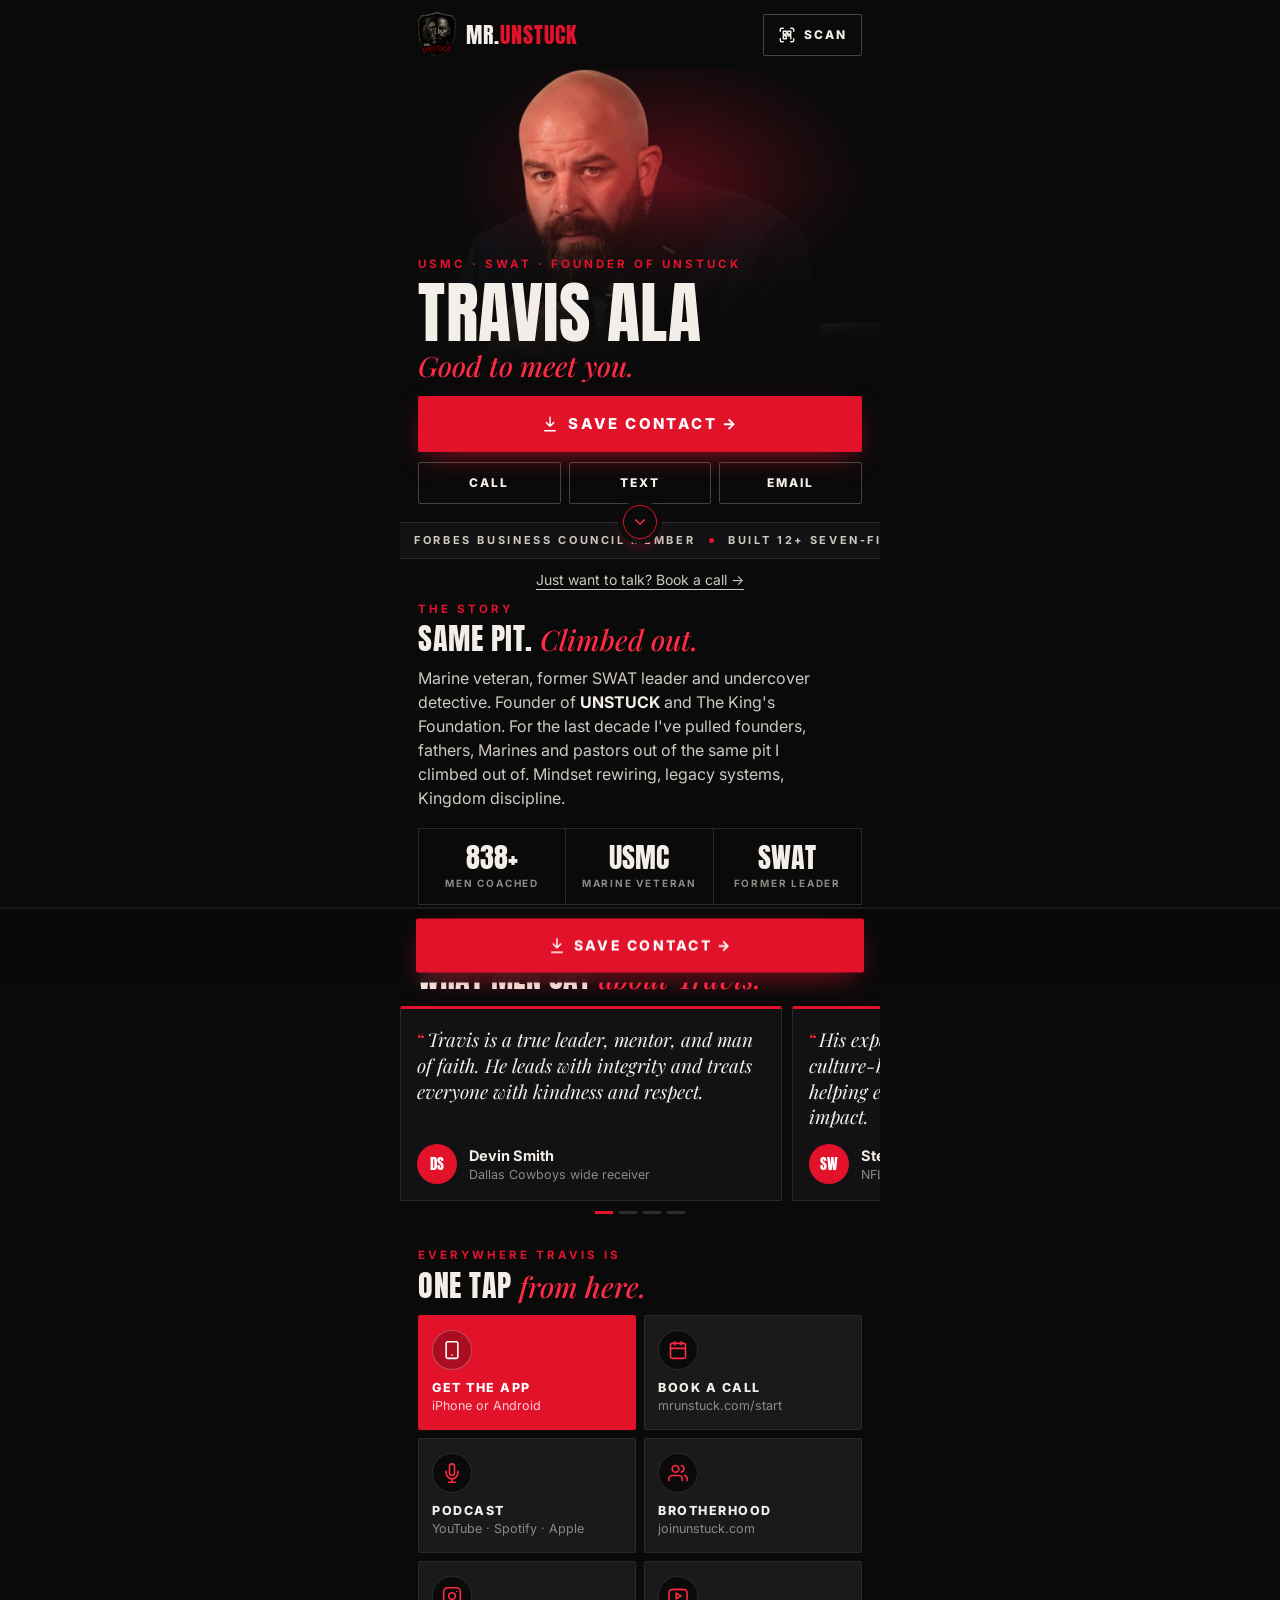
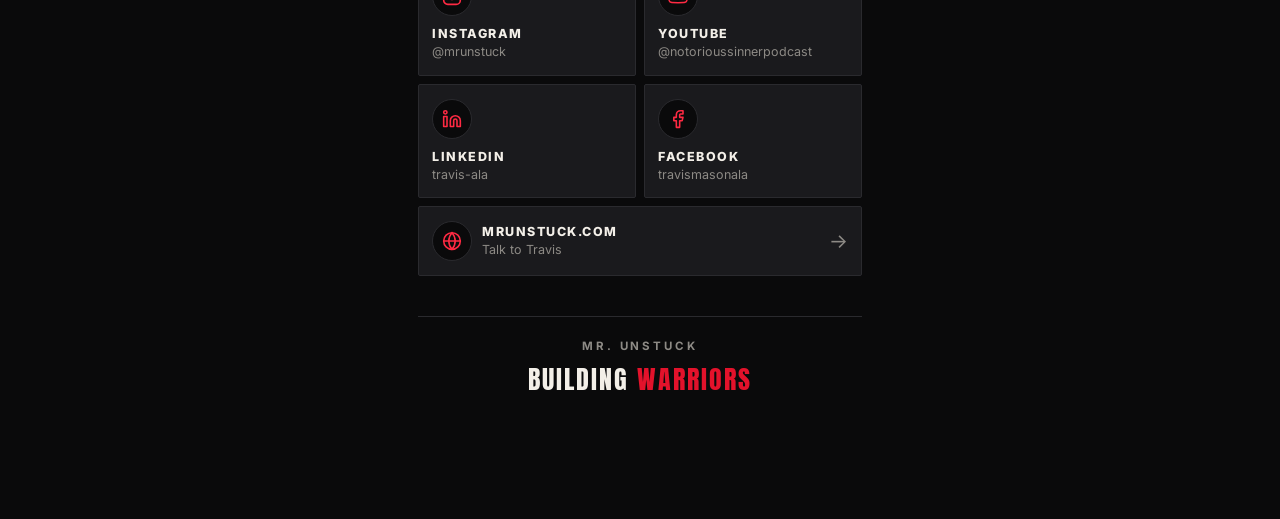
<file: index.html>
<!doctype html><html lang="en"><head><meta charset="utf-8"><meta name="viewport" content="width=device-width,initial-scale=1,viewport-fit=cover">
<title>Travis Ala | MRUNSTUCK</title><meta name="description" content="Travis Ala — Founder of UNSTUCK. Marine veteran, men's coach, speaker, host of the Notorious Sinner Podcast.">
<meta property="og:type" content="profile"><meta property="og:url" content="https://contact.mrunstuck.com/"><meta property="og:title" content="Travis Ala | @MRUNSTUCK"><meta property="og:description" content="Marine veteran, former SWAT, founder of UNSTUCK. Tap to save my contact and tell me who you are."><meta property="og:image" content="https://contact.mrunstuck.com/og-image.jpg"><meta property="og:image:width" content="1200"><meta property="og:image:height" content="630"><meta property="og:image:alt" content="Travis Ala — Good to meet you. Tap to save my contact."><meta name="twitter:card" content="summary_large_image"><meta name="twitter:title" content="Travis Ala | @MRUNSTUCK"><meta name="twitter:description" content="Marine veteran, former SWAT, founder of UNSTUCK. Tap to save my contact and tell me who you are."><meta name="twitter:image" content="https://contact.mrunstuck.com/og-image.jpg"><meta name="theme-color" content="#0a0a0b"><link rel="icon" href="/unstuck-logo.png"><link rel="apple-touch-icon" href="/logo-square.jpg">
<link rel="preconnect" href="https://fonts.gstatic.com" crossorigin>
<link rel="preload" as="image" href="/travis-cutout.webp" fetchpriority="high">
<link href="https://fonts.googleapis.com/css2?family=Anton&family=Inter:wght@400;500;600;700;800&family=Playfair+Display:ital,wght@1,500;1,700&display=swap" rel="stylesheet">
<style>
/* Brand tokens, mirrored from mrunstuck.com */
:root{--ink:#0a0a0b;--ink2:#121214;--ink3:#1a1a1d;--line:#2a2a2e;--bone:#f3efe8;--bone2:#cfc9bf;--mute:#8d8a85;--red:#e3122b;--red2:#ff2a43;--gold:#c9a24a;
--display:"Anton",Impact,"Arial Narrow",sans-serif;--serif:"Playfair Display",Georgia,serif;--sans:"Inter",system-ui,-apple-system,"Segoe UI",Roboto,sans-serif}
*{box-sizing:border-box;margin:0;padding:0}
html{scroll-behavior:smooth;background:var(--ink)}
body{background:var(--ink);color:var(--bone);font-family:var(--sans);-webkit-font-smoothing:antialiased;min-height:100vh;line-height:1.5}
a{color:inherit}
.w{max-width:480px;margin:0 auto;padding:0 0 120px;position:relative}
.pad{padding-left:max(18px,env(safe-area-inset-left,0px));padding-right:max(18px,env(safe-area-inset-right,0px))}
svg.i{width:20px;height:20px;fill:none;stroke:currentColor;stroke-width:1.9;stroke-linecap:round;stroke-linejoin:round;flex:none}

/* Top bar */
.top{display:flex;align-items:center;justify-content:space-between;gap:12px;padding-top:calc(12px + env(safe-area-inset-top,0px));padding-bottom:12px;position:relative;z-index:3}
.brand{display:flex;align-items:center;gap:10px;text-decoration:none}
.brand img{width:38px;height:auto}
.brand b{font-family:var(--display);font-size:22px;letter-spacing:1px;text-transform:uppercase;font-weight:400}
.brand b span{color:var(--red)}
.scanbtn{display:inline-flex;align-items:center;gap:8px;padding:11px 14px;border:1px solid rgba(243,239,232,.25);background:rgba(10,10,11,.6);color:var(--bone);font:800 12px/1 var(--sans);letter-spacing:.16em;text-transform:uppercase;cursor:pointer;border-radius:2px}
.scanbtn svg.i{width:18px;height:18px}

/* Hero */
.hero{position:relative;overflow:hidden;min-height:0;display:flex;flex-direction:column;justify-content:flex-end;padding-top:188px;padding-bottom:14px}
.hero .ph{position:absolute;left:0;right:0;top:0;height:300px;z-index:0;background:radial-gradient(58% 60% at 54% 38%,rgba(227,18,43,.34) 0%,rgba(227,18,43,.10) 50%,rgba(10,10,11,0) 76%),url(/travis-cutout.webp) 54% 0 / 112% auto no-repeat}
.hero .ph:after{content:'';position:absolute;inset:0;background:linear-gradient(180deg,rgba(10,10,11,0) 0%,rgba(10,10,11,0) 40%,rgba(10,10,11,.82) 74%,var(--ink) 98%)}
.hero > .pad{position:relative;z-index:1}
.eyebrow{font:700 11.5px/1.3 var(--sans);letter-spacing:.26em;text-transform:uppercase;color:var(--red)}
h1{font-family:var(--display);font-weight:400;font-size:clamp(52px,15vw,68px);line-height:.95;letter-spacing:.5px;text-transform:uppercase;margin-top:8px;text-wrap:balance}
.lede{font-family:var(--serif);font-style:italic;font-weight:500;font-size:28px;line-height:1.1;color:var(--red2);margin-top:6px}
.sub{color:var(--bone2);font-size:16px;margin-top:12px;max-width:34ch}

/* Buttons */
.btn{display:flex;align-items:center;justify-content:center;gap:.6em;width:100%;padding:18px 20px;font:800 14px/1 var(--sans);letter-spacing:.16em;text-transform:uppercase;text-decoration:none;border-radius:2px;border:0;cursor:pointer;margin-top:12px;transition:transform .15s,background .15s}
.btn.red{background:var(--red);color:#fff;box-shadow:0 10px 30px -10px rgba(227,18,43,.7)}
.btn.red:hover{background:var(--red2);transform:translateY(-2px)}
.btn.ghost{background:transparent;border:1px solid rgba(243,239,232,.25);color:var(--bone)}
.btn svg.i{width:18px;height:18px}
.btn.big{padding:19px 20px;font-size:15px;margin-top:14px}
.row3{display:grid;grid-template-columns:repeat(3,1fr);gap:8px;margin-top:10px}
.row3 .btn{margin-top:0;padding:14px 8px;font-size:12px}
.quiet{display:block;text-align:center;margin-top:10px;color:var(--bone2);font-size:14px;text-decoration:underline;text-underline-offset:4px}

/* Panels (handshake + unlocked) */
.panel{display:none;margin:14px 0 0;background:var(--ink2);border:1px solid var(--line);border-top:3px solid var(--red);padding:20px 18px 18px}
.panel.on{display:block;animation:in .25s ease}
@keyframes in{from{opacity:0;transform:translateY(6px)}to{opacity:1;transform:none}}
.meta{display:flex;justify-content:space-between;font:700 11px/1 var(--sans);letter-spacing:.22em;text-transform:uppercase;color:var(--mute);margin-bottom:14px}
h2{font-family:var(--display);font-weight:400;font-size:34px;line-height:1;letter-spacing:.5px;text-transform:uppercase;text-wrap:balance}
h2 em{font-family:var(--serif);font-style:italic;font-weight:500;text-transform:none;letter-spacing:0;color:var(--red2);font-size:.95em}
.lead{color:var(--bone2);font-size:15.5px;margin:8px 0 16px}
.f{display:block;margin-bottom:14px}
.f span{display:block;font:700 11px/1 var(--sans);letter-spacing:.22em;text-transform:uppercase;color:var(--mute);margin-bottom:8px}
.f input{width:100%;padding:15px 14px;border-radius:2px;border:1px solid var(--line);background:var(--ink);color:var(--bone);font:500 17px var(--sans)}
.f input:focus-visible{outline:2px solid var(--red);outline-offset:1px;border-color:var(--red)}
.chips{display:flex;flex-direction:column;gap:8px}
.chip input{position:absolute;opacity:0;pointer-events:none}
.chip label{display:flex;align-items:center;gap:14px;padding:13px 14px;border:1px solid var(--line);background:var(--ink3);font-size:15.5px;font-weight:600;cursor:pointer;border-radius:2px;color:var(--bone)}
.chip label .n{width:40px;height:40px;border-radius:50%;background:var(--ink);border:1px solid var(--line);display:flex;align-items:center;justify-content:center;font-family:var(--display);font-size:17px;color:var(--red);flex:none}
.chip label .ar{margin-left:auto;color:var(--mute);font-size:18px}
.chip input:checked+label{border-color:var(--red);background:#1d1113}
.chip input:checked+label .n{background:var(--red);color:#fff;border-color:var(--red)}
.chip input:checked+label .ar{color:var(--red2)}
.chip input:focus-visible+label{outline:2px solid var(--red);outline-offset:2px}
.err{color:var(--red2);font-size:14px;min-height:20px;margin-top:8px}
.fine{color:var(--mute);font-size:12.5px;margin-top:12px;line-height:1.45;text-align:center}
.hp{position:absolute;left:-9999px;opacity:0;height:0;overflow:hidden}
.row2{display:grid;grid-template-columns:1fr 1fr;gap:8px;margin-top:10px}
.row2 .btn{margin-top:0;padding:15px 10px;font-size:12.5px}
#done p{color:var(--bone2);font-size:16px;margin-top:8px}

/* Sections */
.sec{margin-top:34px}
#story{margin-top:12px}
.sec h2{font-size:30px;margin-top:8px}
.story{color:var(--bone2);font-size:16px;margin-top:12px;max-width:40ch}
.story b{color:var(--bone)}
.stats{display:grid;grid-template-columns:repeat(3,1fr);border:1px solid var(--line);margin-top:18px}
.stats div{padding:14px 8px;text-align:center;border-right:1px solid var(--line)}
.stats div:last-child{border-right:0}
.stats b{display:block;font-family:var(--display);font-weight:400;font-size:28px;line-height:1;color:var(--bone)}
.stats small{display:block;font:700 10px/1.3 var(--sans);letter-spacing:.18em;text-transform:uppercase;color:var(--mute);margin-top:6px}
.l{display:flex;align-items:center;gap:14px;padding:15px 16px;background:var(--ink2);border:1px solid var(--line);color:var(--bone);text-decoration:none;margin-top:8px;border-radius:2px}
.l .n{width:40px;height:40px;border-radius:50%;background:var(--ink);border:1px solid var(--line);display:flex;align-items:center;justify-content:center;color:var(--red);flex:none}
.l b{display:block;font-weight:700;font-size:15.5px}.l small{color:var(--mute);font-size:13px}
.l .ar{margin-left:auto;color:var(--mute);font-size:18px}
.pods{display:grid;grid-template-columns:repeat(3,1fr);gap:8px;margin-top:8px}
.pods a{display:flex;align-items:center;justify-content:center;padding:13px 4px;border:1px solid var(--line);background:var(--ink2);color:var(--bone2);text-decoration:none;font:700 12px/1 var(--sans);letter-spacing:.12em;text-transform:uppercase;border-radius:2px}
.bd{display:flex;gap:10px;margin-top:10px}.bd a{flex:1;display:flex;justify-content:center;align-items:center;border:1px solid var(--line);background:var(--ink2);padding:6px;border-radius:2px}.bd img{height:40px;width:auto;max-width:100%;display:block}
.so{display:flex;justify-content:center;gap:10px;margin-top:12px}.so a{width:50px;height:50px;border:1px solid var(--line);display:flex;align-items:center;justify-content:center;background:var(--ink2);color:var(--bone2);border-radius:2px}
footer{text-align:center;margin-top:40px;padding-top:22px;border-top:1px solid var(--line)}
footer .eyebrow{color:var(--mute)}
footer b{display:block;font-family:var(--display);font-weight:400;font-size:26px;letter-spacing:2px;text-transform:uppercase;margin-top:6px}
footer b span{color:var(--red)}

/* Sticky bar */
.bar{position:fixed;left:0;right:0;bottom:0;z-index:20;padding:10px max(16px,env(safe-area-inset-right,0px)) calc(10px + env(safe-area-inset-bottom,0px)) max(16px,env(safe-area-inset-left,0px));background:rgba(10,10,11,.92);backdrop-filter:blur(8px);-webkit-backdrop-filter:blur(8px);border-top:1px solid var(--line);transform:translateY(110%);transition:transform .3s ease}
.bar.show{transform:none}
.bar .btn{max-width:448px;margin:0 auto}

/* Scan mode */
.scan{position:fixed;inset:0;z-index:40;background:var(--ink);display:none;flex-direction:column;align-items:center;justify-content:center;padding:24px 18px calc(24px + env(safe-area-inset-bottom,0px));text-align:center;overflow:auto}
.scan.on{display:flex;animation:in .2s ease}
.scan .nm{font-family:var(--display);font-weight:400;font-size:38px;letter-spacing:1px;text-transform:uppercase;line-height:1;margin-top:8px}
.scan .eyebrow{margin-top:6px}
.tile{background:#fff;padding:18px;margin-top:18px;border:6px solid var(--red);width:min(78vw,310px);aspect-ratio:1}
.tile svg{width:100%;height:100%;display:block;stroke:none;stroke-width:0;fill:#000}.tile svg rect{fill:#fff}.tile svg path{fill:#000;stroke:none}
.scan .cap{font-family:var(--serif);font-style:italic;color:var(--bone);font-size:22px;margin-top:18px;line-height:1.2}
.scan .sub{color:var(--mute);font-size:14px;margin-top:4px;max-width:30ch}
.scan .acts{width:min(90vw,380px);margin-top:12px}
.xbtn{position:absolute;top:calc(14px + env(safe-area-inset-top,0px));right:14px;width:44px;height:44px;border:1px solid var(--line);background:var(--ink2);color:var(--bone);font-size:22px;line-height:1;cursor:pointer;border-radius:2px}
body.lock{overflow:hidden}
body.lock .bar{display:none}

/* Motion */
@keyframes up{from{opacity:0;transform:translateY(18px)}to{opacity:1;transform:none}}
@keyframes kb{from{transform:scale(1.08) translateY(-6px)}to{transform:none}}
@keyframes glow{0%,100%{box-shadow:0 10px 30px -10px rgba(227,18,43,.7)}50%{box-shadow:0 14px 40px -8px rgba(227,18,43,1)}}
@keyframes cue{0%,100%{transform:translate(-50%,-50%)}50%{transform:translate(-50%,calc(-50% + 5px))}}
@keyframes pop{from{opacity:0;transform:scale(.92)}to{opacity:1;transform:none}}
@keyframes draw{to{stroke-dashoffset:0}}
.hero .ph{animation:kb 12s ease-out both}
.hero .a{animation:up .7s cubic-bezier(.2,.7,.2,1) both}
.hero .a1{animation-delay:.05s}.hero .a2{animation-delay:.18s}.hero .a3{animation-delay:.32s}.hero .a4{animation-delay:.44s}.hero .a5{animation-delay:.56s}.hero .a6{animation-delay:.68s}
.btn.big{animation:up .7s .56s cubic-bezier(.2,.7,.2,1) both,glow 2.8s 1.4s ease-in-out infinite}
.btn.big.unl{animation:glow 2.8s ease-in-out infinite}
html.js .rv{opacity:0;transform:translateY(22px);transition:opacity .65s cubic-bezier(.2,.7,.2,1),transform .65s cubic-bezier(.2,.7,.2,1)}
html.js .rv.in{opacity:1;transform:none}
html.js .rv.d1{transition-delay:.08s}html.js .rv.d2{transition-delay:.16s}html.js .rv.d3{transition-delay:.24s}
.panel.on .chip{animation:up .45s both}.panel.on .chip:nth-child(1){animation-delay:.05s}.panel.on .chip:nth-child(2){animation-delay:.13s}.panel.on .chip:nth-child(3){animation-delay:.21s}
.scan.on .tile{animation:pop .4s cubic-bezier(.2,.7,.2,1) both}
.ck{width:16px;height:16px;stroke:var(--red2);stroke-width:2.6;fill:none;stroke-linecap:round;stroke-linejoin:round;stroke-dasharray:24;stroke-dashoffset:24;vertical-align:-3px;margin-right:6px}
.panel.on .ck{animation:draw .5s .2s ease-out forwards}
.stats b{font-variant-numeric:tabular-nums}

/* Flow */
.flow{display:none;margin-top:14px;background:var(--ink2);border:1px solid var(--line);overflow:hidden}
.flow.on{display:block;animation:in .25s ease}
.prog{height:3px;background:var(--line);position:relative}.prog i{position:absolute;left:0;top:0;bottom:0;background:var(--red);width:33%;transition:width .45s cubic-bezier(.2,.7,.2,1)}
.flow .in{padding:18px 18px 20px}
.step{display:none}.step.on{display:block;animation:slide .35s cubic-bezier(.2,.7,.2,1)}
@keyframes slide{from{opacity:0;transform:translateX(26px)}to{opacity:1;transform:none}}
.step.back{animation-name:slideb}@keyframes slideb{from{opacity:0;transform:translateX(-26px)}to{opacity:1;transform:none}}
.meta{display:flex;justify-content:space-between;font:700 11px/1 var(--sans);letter-spacing:.22em;text-transform:uppercase;color:var(--mute);margin-bottom:14px}
.meta a,.meta button{all:unset;cursor:pointer;color:var(--bone2);text-decoration:underline;text-underline-offset:3px;font:inherit;letter-spacing:inherit}
.br{display:flex;flex-direction:column;gap:8px;margin-top:14px}
.brc{all:unset;box-sizing:border-box;cursor:pointer;display:flex;align-items:center;gap:14px;padding:15px 14px;border:1px solid var(--line);background:var(--ink3);border-radius:2px;color:var(--bone);transition:border-color .15s,background .15s,transform .15s}
.brc .n{width:44px;height:44px;border-radius:50%;background:var(--ink);border:1px solid var(--line);display:flex;align-items:center;justify-content:center;font-family:var(--display);font-size:18px;color:var(--red);flex:none}
.brc b{display:block;font-size:16px;font-weight:700}.brc small{display:block;color:var(--mute);font-size:13px;margin-top:2px;line-height:1.35}
.brc .ar{margin-left:auto;color:var(--mute);font-size:20px}
.brc:hover,.brc:focus-visible{border-color:var(--red);outline:0}
.brc:active{transform:scale(.985)}
.brc[aria-pressed=true]{border-color:var(--red);background:#1d1113}.brc[aria-pressed=true] .n{background:var(--red);color:#fff;border-color:var(--red)}.brc[aria-pressed=true] .ar{color:var(--red2)}
.pick{display:inline-flex;align-items:center;gap:8px;margin-bottom:12px;padding:7px 10px 7px 7px;border:1px solid var(--line);background:var(--ink3);border-radius:2px;font:700 12px/1 var(--sans);letter-spacing:.12em;text-transform:uppercase;color:var(--bone2)}
.pick .n{width:24px;height:24px;border-radius:50%;background:var(--red);color:#fff;display:flex;align-items:center;justify-content:center;font-family:var(--display);font-size:12px}
/* Next moves / ecosystem tiles */
.tiles{display:grid;grid-template-columns:1fr 1fr;gap:8px;margin-top:14px}
.tile2{display:flex;flex-direction:column;gap:10px;padding:14px 13px;width:100%;text-align:left;font:inherit;cursor:pointer;border:1px solid var(--line);background:var(--ink3);color:var(--bone);text-decoration:none;border-radius:2px;min-height:112px;transition:border-color .15s,transform .15s}
.tile2:hover{border-color:var(--red)}.tile2:active{transform:scale(.985)}
.tile2 .ic{width:40px;height:40px;border-radius:50%;background:var(--ink);border:1px solid var(--line);display:flex;align-items:center;justify-content:center;color:var(--red2)}
.tile2 b{display:block;font:800 12.5px/1.2 var(--sans);letter-spacing:.12em;text-transform:uppercase}
.tile2 small{display:block;color:var(--mute);font-size:12.5px;line-height:1.35;margin-top:3px}
.tile2.hot{background:var(--red);border-color:var(--red);color:#fff}.tile2.hot .ic{background:rgba(0,0,0,.25);border-color:rgba(255,255,255,.25);color:#fff}.tile2.hot small{color:rgba(255,255,255,.8)}
.tile2.wide{grid-column:1/-1;flex-direction:row;align-items:center;min-height:0}
.tile2.wide .ic{flex:none}.tile2.wide .ar{margin-left:auto;color:var(--mute);font-size:20px}
.badges{display:flex;gap:8px;margin-top:8px}.badges a{flex:1;display:flex;justify-content:center;align-items:center;border:1px solid var(--line);background:var(--ink);padding:6px;border-radius:2px}.badges img{height:36px;width:auto;max-width:100%;display:block}
.hide{display:none!important}

/* Fold cue */
.fold{position:relative}
.cue{position:absolute;left:50%;top:0;z-index:4;width:34px;height:34px;border-radius:50%;background:var(--ink);border:1px solid var(--red);color:var(--red2);display:flex;align-items:center;justify-content:center;transform:translate(-50%,-50%);animation:cue 1.6s ease-in-out infinite;box-shadow:0 0 0 5px rgba(10,10,11,.9),0 6px 18px -4px rgba(227,18,43,.7);transition:opacity .4s}
.cue svg.i{width:18px;height:18px;stroke:currentColor}
.cue.off{opacity:0;pointer-events:none}
/* Proof ticker */
.tick{overflow:hidden;border-top:1px solid var(--line);border-bottom:1px solid var(--line);background:var(--ink2);margin-top:4px}
.tick .tr{display:flex;width:max-content;animation:tick 32s linear infinite}
.tick span{display:inline-flex;align-items:center;gap:14px;padding:12px 0 12px 14px;font:700 11px/1 var(--sans);letter-spacing:.24em;text-transform:uppercase;color:var(--bone2);white-space:nowrap}
.tick span:after{content:'';width:5px;height:5px;background:var(--red);border-radius:50%;display:inline-block}
.tick:hover .tr{animation-play-state:paused}
@keyframes tick{to{transform:translateX(-50%)}}
/* Testimonials */
.quotes{display:flex;gap:10px;overflow-x:auto;scroll-snap-type:x mandatory;margin:14px -18px 0;padding:0 18px 14px;-webkit-overflow-scrolling:touch;scrollbar-width:none}
.quotes::-webkit-scrollbar{display:none}
.qc{flex:0 0 86%;scroll-snap-align:start;background:var(--ink2);border:1px solid var(--line);border-top:3px solid var(--red);padding:18px 16px 16px;border-radius:2px;display:flex;flex-direction:column;gap:14px}
.qc q{quotes:none;font-family:var(--serif);font-style:italic;font-size:19px;line-height:1.35;color:var(--bone)}
.qc q:before{content:'\201C';color:var(--red2);font-style:normal;margin-right:2px}
.qc figcaption{display:flex;align-items:center;gap:12px;margin-top:auto}
.qc .av{width:40px;height:40px;border-radius:50%;background:var(--red);color:#fff;display:flex;align-items:center;justify-content:center;font-family:var(--display);font-size:15px;flex:none}
.qc b{display:block;font-size:14.5px}.qc small{display:block;color:var(--mute);font-size:12.5px;line-height:1.3}
.dots{display:flex;gap:6px;justify-content:center;margin-top:-4px}.dots i{width:18px;height:3px;background:var(--line);transition:background .2s}.dots i.on{background:var(--red)}
.btn:active,.brc:active{transform:scale(.985)}
@media (prefers-reduced-motion:reduce){*{animation:none!important;transition:none!important;scroll-behavior:auto!important}html.js .rv{opacity:1;transform:none}.cue{animation:none}.tick .tr{animation:none}}

</style></head><body><main class="w">

<header class="top pad">
<a class="brand" href="https://mrunstuck.com"><img src="/mrunstuck-shield.png" alt=""><b>MR.<span>UNSTUCK</span></b></a>
<button class="scanbtn" id="scanbtn" type="button" aria-haspopup="dialog"><svg class="i" viewBox="0 0 24 24"><path d="M3 7V5a2 2 0 0 1 2-2h2M17 3h2a2 2 0 0 1 2 2v2M21 17v2a2 2 0 0 1-2 2h-2M7 21H5a2 2 0 0 1-2-2v-2"/><rect x="7" y="7" width="4" height="4"/><rect x="13" y="7" width="4" height="4"/><rect x="7" y="13" width="4" height="4"/><path d="M13 13h4v4"/></svg>Scan</button>
</header>

<section class="hero">
<div class="ph" aria-hidden="true"></div>
<div class="pad">
<div class="eyebrow a a1">USMC · SWAT · Founder of Unstuck</div>
<h1 class="a a2">Travis Ala</h1>
<div class="lede a a3">Good to meet you.</div>
<button class="btn red big" id="open" type="button" aria-controls="shake" aria-expanded="false"><svg class="i" viewBox="0 0 24 24"><path d="M12 3v12m0 0-5-5m5 5 5-5M5 21h14"/></svg>Save Contact →</button>
<div class="row3 a a6"><a class="btn ghost" href="tel:+14699660310">Call</a><a class="btn ghost" href="sms:+14699660310">Text</a><a class="btn ghost" href="mailto:support@mrunstuck.com">Email</a></div>
</div>
</section>
<div class="fold"><a class="cue" id="cue" href="#story" aria-label="Scroll for more"><svg class="i" viewBox="0 0 24 24"><path d="M6 9l6 6 6-6"/></svg></a><div class="tick" aria-label="About Travis"><div class="tr"><span>Forbes Business Council member</span><span>Built 12+ seven-figure businesses</span><span>1,000+ men coached</span><span>U.S. Marine veteran</span><span>Former SWAT operator</span><span>Husband &amp; father first</span><span>Host, Notorious Sinner Podcast</span><span>Founder, The King's Foundation</span><span>Forbes Business Council member</span><span>Built 12+ seven-figure businesses</span><span>1,000+ men coached</span><span>U.S. Marine veteran</span><span>Former SWAT operator</span><span>Husband &amp; father first</span><span>Host, Notorious Sinner Podcast</span><span>Founder, The King's Foundation</span></div></div></div>

<div class="pad">
<!-- Flow: 1 branch -> 2 identity -> 3 unlocked. Captured in Netlify Forms ("contact-save") + Zapier. -->
<section class="flow" id="flow" aria-live="polite">
<div class="prog" aria-hidden="true"><i id="prog"></i></div>
<form id="gate" name="contact-save" method="POST" action="/" data-netlify="true" netlify-honeypot="bot-field" novalidate>
<input type="hidden" name="form-name" value="contact-save">
<input type="hidden" name="source" id="source" value="">
<input type="hidden" name="reason" id="reason" value="">
<p class="hp"><label>Leave this empty <input name="bot-field" tabindex="-1" autocomplete="off"></label></p>

<div class="in step on" id="s1" data-step="1">
<div class="meta"><span>Step 1 of 2 · 1 tap</span><span>No pitch</span></div>
<h2>What brings <em>you here?</em></h2>
<p class="lead">Pick one. I'll point you the right way.</p>
<div class="br" role="group" aria-label="What brings you here">
<button class="brc" type="button" data-k="help" data-v="Looking for help" aria-pressed="false"><span class="n">01</span><span><b>I'm looking for help</b><small>Stuck, carrying it alone, or ready to get moving.</small></span><span class="ar">→</span></button>
<button class="brc" type="button" data-k="biz" data-v="Speaking or business" aria-pressed="false"><span class="n">02</span><span><b>Speaking or business</b><small>Events, podcast, partnerships.</small></span><span class="ar">→</span></button>
<button class="brc" type="button" data-k="connect" data-v="Just connecting" aria-pressed="false"><span class="n">03</span><span><b>Just connecting</b><small>We met. Let's stay in touch.</small></span><span class="ar">→</span></button>
</div>
</div>

<div class="in step" id="s2" data-step="2">
<div class="meta"><span>Step 2 of 2 · 2 fields</span><button type="button" id="back">← Change</button></div>
<div class="pick" id="pick"><span class="n">01</span><span id="pickl"></span></div>
<h2>Who am I <em>talking to?</em></h2>
<p class="lead">Tell me who you are and I'll hand you my contact. It goes straight to me.</p>
<label class="f"><span>First name</span><input type="text" id="name" name="name" autocomplete="given-name" autocapitalize="words" required></label>
<label class="f"><span>Mobile number</span><input type="tel" id="phone" name="phone" inputmode="tel" autocomplete="tel" placeholder="(555) 555-5555" maxlength="14" required></label>
<div class="err" id="err" role="alert"></div>
<button class="btn red" id="go" type="submit">Unlock My Contact →</button>
<p class="fine">Only Travis sees this. No lists, no spam.</p>
</div>
</form>

<div class="in step" id="s3" data-step="3">
<div class="meta"><span><svg class="ck" viewBox="0 0 24 24"><path d="M4 12.5l5 5L20 7"/></svg>Unlocked</span><span>Contact Card</span></div>
<h2 id="hi">You're in</h2>
<p class="lead" id="next"></p>
<a class="btn red" id="save" href="/card/travis-ala-mrunstuck.vcf" download="Travis-Ala.vcf"><svg class="i" viewBox="0 0 24 24"><path d="M12 3v12m0 0-5-5m5 5 5-5M5 21h14"/></svg>Save Travis's Contact</a>
<div class="row2"><a class="btn ghost" id="call" href="tel:+14699660310">Call</a><a class="btn ghost" id="text" href="sms:+14699660310">Text</a></div>
<div class="eyebrow" style="margin-top:22px">Your next moves</div>
<div class="tiles" id="moves"></div>
</div>
</section>
<a class="quiet" id="bookq" href="https://mrunstuck.com/start?utm_source=contact-card&utm_medium=quiet">Just want to talk? Book a call →</a>

<section class="sec" id="story">
<div class="eyebrow">The story</div>
<h2>Same pit. <em>Climbed out.</em></h2>
<p class="story rv">Marine veteran, former SWAT leader and undercover detective. Founder of <b>UNSTUCK</b> and The King's Foundation. For the last decade I've pulled founders, fathers, Marines and pastors out of the same pit I climbed out of. Mindset rewiring, legacy systems, Kingdom discipline.</p>
<div class="stats rv d1"><div><b data-count="1000" data-suffix="+">1,000+</b><small>Men coached</small></div><div><b>USMC</b><small>Marine veteran</small></div><div><b>SWAT</b><small>Former leader</small></div></div>
</section>

<section class="sec rv" id="words">
<div class="eyebrow">In their words</div>
<h2>What men say <em>about Travis.</em></h2>
<div class="quotes" id="quotes">
<figure class="qc"><q>Travis is a true leader, mentor, and man of faith. He leads with integrity and treats everyone with kindness and respect.</q><figcaption><span class="av">DS</span><span><b>Devin Smith</b><small>Dallas Cowboys wide receiver</small></span></figcaption></figure>
<figure class="qc"><q>His expertise in leadership, strategy, and culture-building has been instrumental in helping entrepreneurs create lasting impact.</q><figcaption><span class="av">SW</span><span><b>Steve Weatherford</b><small>NFL Super Bowl champion</small></span></figcaption></figure>
<figure class="qc"><q>No matter the challenges, he keeps moving forward with resilience. A righteous man falls seven times but rises again.</q><figcaption><span class="av">JC</span><span><b>Josh Craft</b><small>Co-Pastor, Elevate Life Church</small></span></figcaption></figure>
<figure class="qc"><q>Travis challenges you to grow and holds you accountable, exactly what we need as men. If you're considering working with him, lean in.</q><figcaption><span class="av">TS</span><span><b>Taylor Symmank</b><small>Former NFL punter, performance coach</small></span></figcaption></figure>
</div>
<div class="dots" id="dots" aria-hidden="true"><i class="on"></i><i></i><i></i><i></i></div>
</section>

<section class="sec rv" id="eco">
<div class="eyebrow">Everywhere Travis is</div>
<h2>One tap <em>from here.</em></h2>
<div class="tiles" id="ecotiles"></div>
<div class="badges hide" id="badges"><a href="https://apps.apple.com/us/app/unstuck-brotherhood/id6754237033" aria-label="Download on the App Store"><img src="/badge-appstore.svg" alt="Download on the App Store"></a><a href="https://play.google.com/store/apps/details?id=com.unstuck.wl" aria-label="Get it on Google Play"><img src="/badge-googleplay.png" alt="Get it on Google Play"></a></div>
</section>

<footer class="rv"><div class="eyebrow">Mr. Unstuck</div><b>Building <span>warriors</span></b></footer>
</div>
</main>

<div class="scan" id="scan" role="dialog" aria-modal="true" aria-labelledby="scannm">
<button class="xbtn" id="scanx" type="button" aria-label="Close">×</button>
<img src="/mrunstuck-shield.png" alt="" style="width:64px;height:auto">
<div class="nm" id="scannm">Travis Ala</div>
<div class="eyebrow">Scan to save my contact</div>
<div class="tile" id="tile" aria-label="QR code that opens this card"></div>
<div class="cap">Point your camera here.</div>
<div class="sub">Opens this card on your phone so you can save my number.</div>
<div class="acts"><button class="btn red" id="sharebtn" type="button"><svg class="i" viewBox="0 0 24 24"><path d="M4 12v7a2 2 0 0 0 2 2h12a2 2 0 0 0 2-2v-7M16 6l-4-4-4 4M12 2v13"/></svg>Text Them the Link</button><button class="btn ghost" id="copybtn" type="button">Copy Link</button></div>
</div>

<div class="bar" id="bar"><button class="btn red" id="barbtn" type="button" style="margin-top:0"><svg class="i" viewBox="0 0 24 24"><path d="M12 3v12m0 0-5-5m5 5 5-5M5 21h14"/></svg>Save Contact →</button></div>

<script>
(function(){
  document.documentElement.classList.add('js');
  var HOOK='https://hooks.zapier.com/hooks/catch/27472916/CGpyQInU9S2DRC6RC/';
  var NUM='+14699660310', VCF='/card/travis-ala-mrunstuck.vcf';
  var $=function(i){return document.getElementById(i)};
  var flow=$('flow'),openBtn=$('open'),prog=$('prog'),unlocked=false,lead={},branch=null;
  var qs=new URLSearchParams(location.search);
  $('source').value=(qs.get('src')||qs.get('for')||'').slice(0,60);

  // ---- platform-aware links ----
  var ua=navigator.userAgent||'',isIOS=/iPhone|iPad|iPod/.test(ua),isAndroid=/Android/.test(ua);
  var APP_IOS='https://apps.apple.com/us/app/unstuck-brotherhood/id6754237033',APP_AND='https://play.google.com/store/apps/details?id=com.unstuck.wl';
  var APP=isIOS?APP_IOS:isAndroid?APP_AND:null;
  var I={
    cal:'<svg class="i" viewBox="0 0 24 24"><rect x="3" y="4" width="18" height="18" rx="2"/><path d="M16 2v4M8 2v4M3 10h18"/></svg>',
    app:'<svg class="i" viewBox="0 0 24 24"><rect x="5" y="2" width="14" height="20" rx="2"/><path d="M12 18h.01"/></svg>',
    mic:'<svg class="i" viewBox="0 0 24 24"><path d="M12 1a3 3 0 0 0-3 3v8a3 3 0 0 0 6 0V4a3 3 0 0 0-3-3z"/><path d="M19 10v2a7 7 0 0 1-14 0v-2M12 19v4M8 23h8"/></svg>',
    mail:'<svg class="i" viewBox="0 0 24 24"><rect x="2" y="4" width="20" height="16" rx="2"/><path d="m22 6-10 7L2 6"/></svg>',
    msg:'<svg class="i" viewBox="0 0 24 24"><path d="M21 15a2 2 0 0 1-2 2H7l-4 4V5a2 2 0 0 1 2-2h14a2 2 0 0 1 2 2z"/></svg>',
    ppl:'<svg class="i" viewBox="0 0 24 24"><path d="M17 21v-2a4 4 0 0 0-4-4H5a4 4 0 0 0-4 4v2M23 21v-2a4 4 0 0 0-3-3.9M16 3.1a4 4 0 0 1 0 7.8"/><circle cx="9" cy="7" r="4"/></svg>',
    ig:'<svg class="i" viewBox="0 0 24 24"><rect x="2" y="2" width="20" height="20" rx="5"/><circle cx="12" cy="12" r="4"/><path d="M17.5 6.5h.01"/></svg>',
    yt:'<svg class="i" viewBox="0 0 24 24"><path d="M22.5 6.4a2.8 2.8 0 0 0-2-2C18.9 4 12 4 12 4s-6.9 0-8.5.4a2.8 2.8 0 0 0-2 2A29 29 0 0 0 1 12a29 29 0 0 0 .5 5.6 2.8 2.8 0 0 0 2 2c1.6.4 8.5.4 8.5.4s6.9 0 8.5-.4a2.8 2.8 0 0 0 2-2A29 29 0 0 0 23 12a29 29 0 0 0-.5-5.6z"/><path d="m9.8 15.5 5.7-3.5-5.7-3.5z"/></svg>',
    li:'<svg class="i" viewBox="0 0 24 24"><path d="M16 8a6 6 0 0 1 6 6v7h-4v-7a2 2 0 0 0-4 0v7h-4v-7a6 6 0 0 1 6-6zM2 9h4v12H2z"/><circle cx="4" cy="4" r="2"/></svg>',
    globe:'<svg class="i" viewBox="0 0 24 24"><circle cx="12" cy="12" r="10"/><path d="M2 12h20M12 2a15 15 0 0 1 0 20 15 15 0 0 1 0-20"/></svg>',
    fb:'<svg class="i" viewBox="0 0 24 24"><path d="M18 2h-3a5 5 0 0 0-5 5v3H7v4h3v8h4v-8h3l1-4h-4V7a1 1 0 0 1 1-1h3z"/></svg>'
  };
  function tile(o){var cls='tile2'+(o.hot?' hot':'')+(o.wide?' wide':'');var inner='<span class="ic">'+I[o.ic]+'</span><span><b>'+o.t+'</b>'+(o.d?'<small>'+o.d+'</small>':'')+'</span>'+(o.wide?'<span class="ar">→</span>':'');
    return o.href?'<a class="'+cls+'" href="'+o.href+'"'+(o.href.charAt(0)==='h'?' target="_blank" rel="noopener"':'')+'>'+inner+'</a>':'<button type="button" class="'+cls+'" data-act="'+o.act+'">'+inner+'</button>'}
  function appTile(hot,wide){return APP?tile({ic:'app',t:'Get the app',d:isIOS?'App Store · Brotherhood':'Google Play · Brotherhood',href:APP,hot:hot,wide:wide}):tile({ic:'app',t:'Get the app',d:'iPhone or Android',act:'badges',hot:hot,wide:wide})}
  var BOOK='https://mrunstuck.com/start?utm_source=contact-card&utm_medium=';
  function moves(k,first){
    var t=[];
    if(k==='help'){t.push(tile({ic:'cal',t:'Book a call',d:'Pick a time. We talk.',href:BOOK+'handshake',hot:1}));t.push(appTile());t.push(tile({ic:'mic',t:'Podcast',d:'Notorious Sinner',href:'https://www.youtube.com/@notorioussinnerpodcast'}));t.push(tile({ic:'ppl',t:'Brotherhood',d:'joinunstuck.com',href:'https://joinunstuck.com'}))}
    else if(k==='biz'){t.push(tile({ic:'mail',t:'Email Travis',d:'Speaking · partnerships',href:'mailto:support@mrunstuck.com?subject='+encodeURIComponent('Speaking / partnership inquiry')+'&body='+encodeURIComponent('Name: '+first+'\nOrganization:\nWhat you have in mind:\nDate / location (if an event):\n'),hot:1}));t.push(tile({ic:'li',t:'LinkedIn',d:'travis-ala',href:'https://www.linkedin.com/in/travis-ala/'}));t.push(tile({ic:'mic',t:'Podcast',d:'Notorious Sinner',href:'https://www.youtube.com/@notorioussinnerpodcast'}));t.push(tile({ic:'globe',t:'mrunstuck.com',d:'The full story',href:'https://mrunstuck.com'}))}
    else{t.push(tile({ic:'msg',t:'Text Travis',d:'So I have your number too',href:'sms:'+NUM+'?&body='+encodeURIComponent("Hey Travis, it's "+first+". Good meeting you."),hot:1}));t.push(tile({ic:'ig',t:'Instagram',d:'@mrunstuck',href:'https://www.instagram.com/mrunstuck/'}));t.push(tile({ic:'mic',t:'Podcast',d:'Notorious Sinner',href:'https://www.youtube.com/@notorioussinnerpodcast'}));t.push(appTile())}
    return t.join('')}
  // ecosystem grid (consolidates app badges, podcast, brotherhood, socials)
  $('ecotiles').innerHTML=[appTile(1),tile({ic:'cal',t:'Book a call',d:'mrunstuck.com/start',href:BOOK+'eco'}),tile({ic:'mic',t:'Podcast',d:'YouTube · Spotify · Apple',act:'pods'}),tile({ic:'ppl',t:'Brotherhood',d:'joinunstuck.com',href:'https://joinunstuck.com'}),tile({ic:'ig',t:'Instagram',d:'@mrunstuck',href:'https://www.instagram.com/mrunstuck/'}),tile({ic:'yt',t:'YouTube',d:'@notorioussinnerpodcast',href:'https://www.youtube.com/@notorioussinnerpodcast'}),tile({ic:'li',t:'LinkedIn',d:'travis-ala',href:'https://www.linkedin.com/in/travis-ala/'}),tile({ic:'fb',t:'Facebook',d:'travismasonala',href:'https://www.facebook.com/travismasonala'}),tile({ic:'globe',t:'mrunstuck.com',d:'Talk to Travis',href:'https://mrunstuck.com',wide:1})].join('');
  document.addEventListener('click',function(e){var b=e.target.closest('[data-act]');if(!b)return;
    if(b.dataset.act==='badges'){$('badges').classList.remove('hide');$('badges').scrollIntoView({behavior:'smooth',block:'center'})}
    if(b.dataset.act==='pods'){b.outerHTML='<a class="tile2" href="https://open.spotify.com/show/033L5UwJ7sPwb8VSR8O3yk" target="_blank" rel="noopener"><span class="ic">'+I.mic+'</span><span><b>Spotify</b><small>Notorious Sinner</small></span></a><a class="tile2" href="https://podcasts.apple.com/us/podcast/notorious-sinner-podcast/id6805041518" target="_blank" rel="noopener"><span class="ic">'+I.mic+'</span><span><b>Apple Podcasts</b><small>Notorious Sinner</small></span></a>'}
  });

  // ---- steps ----
  var steps=[null,$('s1'),$('s2'),$('s3')],cur=1;
  function go(n,back){steps[cur].classList.remove('on','back');cur=n;var el=steps[n];el.classList.add('on');if(back)el.classList.add('back');prog.style.width=(n===3?100:n*50)+'%';
    try{flow.scrollIntoView({behavior:'smooth',block:'start'})}catch(e){}}
  function openFlow(){flow.classList.add('on');openBtn.setAttribute('aria-expanded','true');go(unlocked?3:(branch?2:1));
    if(cur===2)setTimeout(function(){$('name').focus({preventScroll:true})},380)}
  openBtn.addEventListener('click',openFlow);
  $('barbtn').addEventListener('click',function(){ if(unlocked){location.href=VCF}else{window.scrollTo({top:0,behavior:'smooth'});openFlow()} });
  document.querySelectorAll('.brc').forEach(function(b){b.addEventListener('click',function(){
    branch=b.dataset.k;$('reason').value=b.dataset.v;
    document.querySelectorAll('.brc').forEach(function(x){x.setAttribute('aria-pressed',x===b?'true':'false')});
    $('pick').querySelector('.n').textContent=b.querySelector('.n').textContent;$('pickl').textContent=b.dataset.v;
    go(2);setTimeout(function(){$('name').focus({preventScroll:true})},380)})});
  $('back').addEventListener('click',function(){go(1,true)});
  // phone auto-format (US)
  $('phone').addEventListener('input',function(){var d=this.value.replace(/\D/g,'').replace(/^1(?=\d{10})/,'').slice(0,10),o=d;
    if(d.length>6)o='('+d.slice(0,3)+') '+d.slice(3,6)+'-'+d.slice(6);else if(d.length>3)o='('+d.slice(0,3)+') '+d.slice(3);else if(d.length>0)o='('+d;this.value=o});

  function unlock(first,k){
    $('hi').textContent=(lead.back?"Welcome back, ":"You're in, ")+first;
    $('next').textContent=k==='help'?"Glad you reached out. Save my contact, then pick a time and we'll talk about where you're stuck."
      :k==='biz'?"Save my contact, then send me the details and I'll get back to you.":"Good to meet you. Save my contact, then text me so I have yours too.";
    $('text').href='sms:'+NUM+'?&body='+encodeURIComponent("Hey Travis, it's "+first+". ");
    $('moves').innerHTML=moves(k,first);
    unlocked=true;openBtn.classList.add('unl');openBtn.innerHTML='<svg class="i" viewBox="0 0 24 24"><path d="M12 3v12m0 0-5-5m5 5 5-5M5 21h14"/></svg>Save Travis\'s Contact';
    openBtn.onclick=function(){location.href=VCF};
    $('barbtn').lastChild.textContent="Save Travis's Contact";$('bookq').style.display='none';
  }
  $('gate').addEventListener('submit',function(e){
    e.preventDefault();
    var f=e.target,name=f.name.value.trim(),phone=f.phone.value,err=$('err');err.textContent='';
    if(f['bot-field'].value){return}
    if(!branch){go(1,true);return}
    if(name.length<2){err.textContent='Add your first name.';f.name.focus();return}
    if(phone.replace(/\D/g,'').length<10){err.textContent='Add a mobile number I can text.';f.phone.focus();return}
    var first=name.split(/\s+/)[0];lead={name:name,phone:phone,reason:$('reason').value};
    var btn=$('go');btn.disabled=true;btn.textContent='One sec…';
    var body=new URLSearchParams(new FormData(f)).toString();
    var saved=fetch('/',{method:'POST',headers:{'Content-Type':'application/x-www-form-urlencoded'},body:body}).catch(function(){});
    var crm=fetch(HOOK,{method:'POST',mode:'no-cors',headers:{'Content-Type':'application/x-www-form-urlencoded'},body:body,keepalive:true}).catch(function(){});
    Promise.all([saved,crm]).then(function(){btn.disabled=false;btn.textContent='Unlock My Contact →';
      try{localStorage.setItem('cc',JSON.stringify({f:first,k:branch,t:Date.now()}))}catch(x){}
      unlock(first,branch);go(3)});
  });
  // returning visitor: straight to their unlocked card
  try{var m=JSON.parse(localStorage.getItem('cc')||'null');if(m&&m.f&&m.k){branch=m.k;lead={back:true};unlock(m.f,m.k);lead={}}}catch(x){}
  var f0=(qs.get('for')||'').toLowerCase();if(!unlocked&&(f0==='help'||f0==='biz'||f0==='connect')){var bb=document.querySelector('.brc[data-k='+f0+']');if(bb){flow.classList.add('on');bb.click()}}

  // testimonial dots
  var qz=$('quotes'),dots=$('dots').children;qz.addEventListener('scroll',function(){var k=Math.round(qz.scrollLeft/(qz.firstElementChild.offsetWidth+10));for(var i=0;i<dots.length;i++)dots[i].classList.toggle('on',i===k)},{passive:true});

  // ---- Scan mode ----
function qrMatrix(text){
  var bytes=[];for(var i=0;i<text.length;i++){var c=text.charCodeAt(i);if(c>127)throw new Error('ascii only');bytes.push(c)}
  var CAP=[16,28,44,32*2,43*2,27*4], TOTAL=[26,44,70,100,134,172], ECW=[10,16,26,18,24,16], BLK=[1,1,1,2,2,4];
  var ALIGN=[[],[6,18],[6,22],[6,26],[6,30],[6,34]];
  var v=-1;for(var k=0;k<6;k++){if(bytes.length<=CAP[k]-0){v=k;break}}
  if(v<0)throw new Error('too long');
  // data bitstream
  var bits=[];function put(val,n){for(var b=n-1;b>=0;b--)bits.push((val>>b)&1)}
  put(4,4);put(bytes.length,8);for(i=0;i<bytes.length;i++)put(bytes[i],8);
  var dataCW=CAP[v];for(i=0;i<4&&bits.length<dataCW*8;i++)bits.push(0);
  while(bits.length%8)bits.push(0);
  var data=[];for(i=0;i<bits.length;i+=8){var x=0;for(var j=0;j<8;j++)x=(x<<1)|bits[i+j];data.push(x)}
  for(var p=0;data.length<dataCW;p^=1)data.push(p?0x11:0xEC);
  // GF(256)
  var EXP=new Array(512),LOG=new Array(256);for(i=0,x=1;i<255;i++){EXP[i]=x;LOG[x]=i;x<<=1;if(x&256)x^=0x11d}for(i=255;i<512;i++)EXP[i]=EXP[i-255];
  function mul(a,b){return a&&b?EXP[LOG[a]+LOG[b]]:0}
  var ec=ECW[v],gen=[1];for(i=0;i<ec;i++){var ng=new Array(gen.length+1).fill(0);for(j=0;j<gen.length;j++){ng[j]^=gen[j];ng[j+1]^=mul(gen[j],EXP[i])}gen=ng}
  function rs(block){var r=block.concat(new Array(ec).fill(0));for(var ii=0;ii<block.length;ii++){var coef=r[ii];if(coef)for(var jj=0;jj<gen.length;jj++)r[ii+jj]^=mul(gen[jj],coef)}return r.slice(block.length)}
  var nb=BLK[v],per=dataCW/nb,blocks=[],ecs=[];
  for(i=0;i<nb;i++){var bl=data.slice(i*per,(i+1)*per);blocks.push(bl);ecs.push(rs(bl))}
  var out=[];for(i=0;i<per;i++)for(j=0;j<nb;j++)out.push(blocks[j][i]);for(i=0;i<ec;i++)for(j=0;j<nb;j++)out.push(ecs[j][i]);
  // matrix
  var N=17+4*(v+1),M=[],F=[];for(i=0;i<N;i++){M.push(new Array(N).fill(false));F.push(new Array(N).fill(false))}
  function set(r,c,val){M[r][c]=val;F[r][c]=true}
  function finder(r,c){for(i=-1;i<=7;i++)for(j=-1;j<=7;j++){var rr=r+i,cc=c+j;if(rr<0||cc<0||rr>=N||cc>=N)continue;var on=(i>=0&&i<=6&&j>=0&&j<=6)&&(i==0||i==6||j==0||j==6||(i>=2&&i<=4&&j>=2&&j<=4));set(rr,cc,on)}}
  finder(0,0);finder(0,N-7);finder(N-7,0);
  for(i=8;i<N-8;i++){set(6,i,i%2==0);set(i,6,i%2==0)}
  var al=ALIGN[v];for(var a=0;a<al.length;a++)for(var b=0;b<al.length;b++){var r=al[a],c=al[b];if(F[r][c])continue;for(i=-2;i<=2;i++)for(j=-2;j<=2;j++)set(r+i,c+j,Math.max(Math.abs(i),Math.abs(j))!=1)}
  set(N-8,8,true);
  for(i=0;i<9;i++){F[8][i]=true;F[i][8]=true}for(i=0;i<8;i++){F[8][N-1-i]=true;F[N-1-i][8]=true}
  // place data
  var bi=0,allbits=[];for(i=0;i<out.length;i++)for(j=7;j>=0;j--)allbits.push((out[i]>>j)&1);
  var up=true;for(var col=N-1;col>0;col-=2){if(col==6)col--;for(var s=0;s<N;s++){var row=up?N-1-s:s;for(var d=0;d<2;d++){var cc2=col-d;if(F[row][cc2])continue;M[row][cc2]=bi<allbits.length?allbits[bi]==1:false;bi++}}up=!up}
  // masks
  var MASK=[function(r,c){return (r+c)%2==0},function(r,c){return r%2==0},function(r,c){return c%3==0},function(r,c){return (r+c)%3==0},function(r,c){return (Math.floor(r/2)+Math.floor(c/3))%2==0},function(r,c){return (r*c)%2+(r*c)%3==0},function(r,c){return ((r*c)%2+(r*c)%3)%2==0},function(r,c){return ((r+c)%2+(r*c)%3)%2==0}];
  function fmtBits(mask){var dat=(0<<3)|mask;var val=dat<<10;for(var ii=14;ii>=10;ii--)if((val>>ii)&1)val^=0x537<<(ii-10);return ((dat<<10)|val)^0x5412}
  function applyFormat(G,mask){var f=fmtBits(mask);for(var ii=0;ii<15;ii++){var bit=((f>>ii)&1)==1;
    if(ii<6)G[ii][8]=bit;else if(ii<8)G[ii+1][8]=bit;else if(ii==8)G[8][7]=bit;else G[8][14-ii]=bit;
    if(ii<8)G[8][N-1-ii]=bit;else G[N-15+ii][8]=bit;}}
  function penalty(G){var s=0,r,c;
    for(r=0;r<N;r++){var run=1;for(c=1;c<N;c++){if(G[r][c]==G[r][c-1]){run++;if(run==5)s+=3;else if(run>5)s++}else run=1}}
    for(c=0;c<N;c++){run=1;for(r=1;r<N;r++){if(G[r][c]==G[r-1][c]){run++;if(run==5)s+=3;else if(run>5)s++}else run=1}}
    for(r=0;r<N-1;r++)for(c=0;c<N-1;c++){var q=G[r][c];if(q==G[r][c+1]&&q==G[r+1][c]&&q==G[r+1][c+1])s+=3}
    var pat=[true,false,true,true,true,false,true,false,false,false,false],pat2=pat.slice().reverse();
    for(r=0;r<N;r++)for(c=0;c<=N-11;c++){var ok1=true,ok2=true;for(i=0;i<11;i++){if(G[r][c+i]!=pat[i])ok1=false;if(G[r][c+i]!=pat2[i])ok2=false}if(ok1||ok2)s+=40}
    for(c=0;c<N;c++)for(r=0;r<=N-11;r++){ok1=true;ok2=true;for(i=0;i<11;i++){if(G[r+i][c]!=pat[i])ok1=false;if(G[r+i][c]!=pat2[i])ok2=false}if(ok1||ok2)s+=40}
    var dark=0;for(r=0;r<N;r++)for(c=0;c<N;c++)if(G[r][c])dark++;var pct=dark*100/(N*N);s+=Math.floor(Math.abs(pct-50)/5)*10;return s}
  var best=null,bestScore=1e9;
  for(var m=0;m<8;m++){var G=M.map(function(row){return row.slice()});for(r=0;r<N;r++)for(c=0;c<N;c++)if(!F[r][c]&&MASK[m](r,c))G[r][c]=!G[r][c];applyFormat(G,m);var sc=penalty(G);if(sc<bestScore){bestScore=sc;best=G}}
  return best;
}
function qrSvg(text,cell,margin){var G=qrMatrix(text),N=G.length,S=(N+2*margin)*cell,d='';for(var r=0;r<N;r++)for(var c=0;c<N;c++)if(G[r][c])d+='M'+((c+margin)*cell)+' '+((r+margin)*cell)+'h'+cell+'v'+cell+'h-'+cell+'z';return '<svg xmlns="http://www.w3.org/2000/svg" viewBox="0 0 '+S+' '+S+'" shape-rendering="crispEdges"><rect width="100%" height="100%" fill="#fff"/><path d="'+d+'" fill="#000"/></svg>'}

  var SCAN_URL=location.origin+'/?src=scan';
  var scan=$('scan'),tile_=$('tile');
  function openScan(){ if(!tile_.innerHTML){try{tile_.innerHTML=qrSvg(SCAN_URL,1,2)}catch(e){tile_.textContent=SCAN_URL}}
    scan.classList.add('on');document.body.classList.add('lock');$('scanx').focus() }
  function closeScan(){scan.classList.remove('on');document.body.classList.remove('lock');$('scanbtn').focus()}
  $('scanbtn').addEventListener('click',openScan);$('scanx').addEventListener('click',closeScan);
  document.addEventListener('keydown',function(e){if(e.key==='Escape'&&scan.classList.contains('on'))closeScan()});
  if(qs.get('scan')==='1')openScan();
  $('sharebtn').addEventListener('click',function(){var msg="Good meeting you. Here's my contact: "+SCAN_URL;
    if(navigator.share){navigator.share({title:'Travis Ala',text:msg,url:SCAN_URL}).catch(function(){})}else{location.href='sms:?&body='+encodeURIComponent(msg)}});
  $('copybtn').addEventListener('click',function(){var b=this;(navigator.clipboard?navigator.clipboard.writeText(SCAN_URL):Promise.reject()).then(function(){b.textContent='Copied'},function(){window.prompt('Copy this link',SCAN_URL)});setTimeout(function(){b.textContent='Copy Link'},1800)});

  // ---- reveal / cue / count-up / sticky bar ----
  var rv=[].slice.call(document.querySelectorAll('.rv')),cue=$('cue');
  function countUp(el){var end=+el.dataset.count,suf=el.dataset.suffix||'',t0=null;if(matchMedia('(prefers-reduced-motion: reduce)').matches){el.textContent=end.toLocaleString()+suf;return}function f(t){if(!t0)t0=t;var k=Math.min(1,(t-t0)/1100),e=1-Math.pow(1-k,3);el.textContent=Math.round(end*e).toLocaleString()+suf;if(k<1)requestAnimationFrame(f)}requestAnimationFrame(f)}
  if('IntersectionObserver' in window){var io=new IntersectionObserver(function(es){es.forEach(function(e){if(e.isIntersecting){e.target.classList.add('in');e.target.querySelectorAll('[data-count]').forEach(countUp);io.unobserve(e.target)}})},{rootMargin:'0px 0px -6% 0px',threshold:.08});rv.forEach(function(el){io.observe(el)})}else{rv.forEach(function(el){el.classList.add('in')})}
  addEventListener('scroll',function(){cue.classList.toggle('off',scrollY>60)},{passive:true});
  var hero=document.querySelector('.hero');
  function syncBar(){var r=hero.getBoundingClientRect();$('bar').classList.toggle('show',r.bottom<60&&!(flow.classList.contains('on')&&cur<3)&&!scan.classList.contains('on'))}
  addEventListener('scroll',syncBar,{passive:true});addEventListener('resize',syncBar);
  var _mo=new MutationObserver(syncBar);[flow,scan,$('s1'),$('s2'),$('s3')].forEach(function(el){_mo.observe(el,{attributes:true,attributeFilter:['class']})});
  syncBar();
})();
</script>
</body></html>
</file>
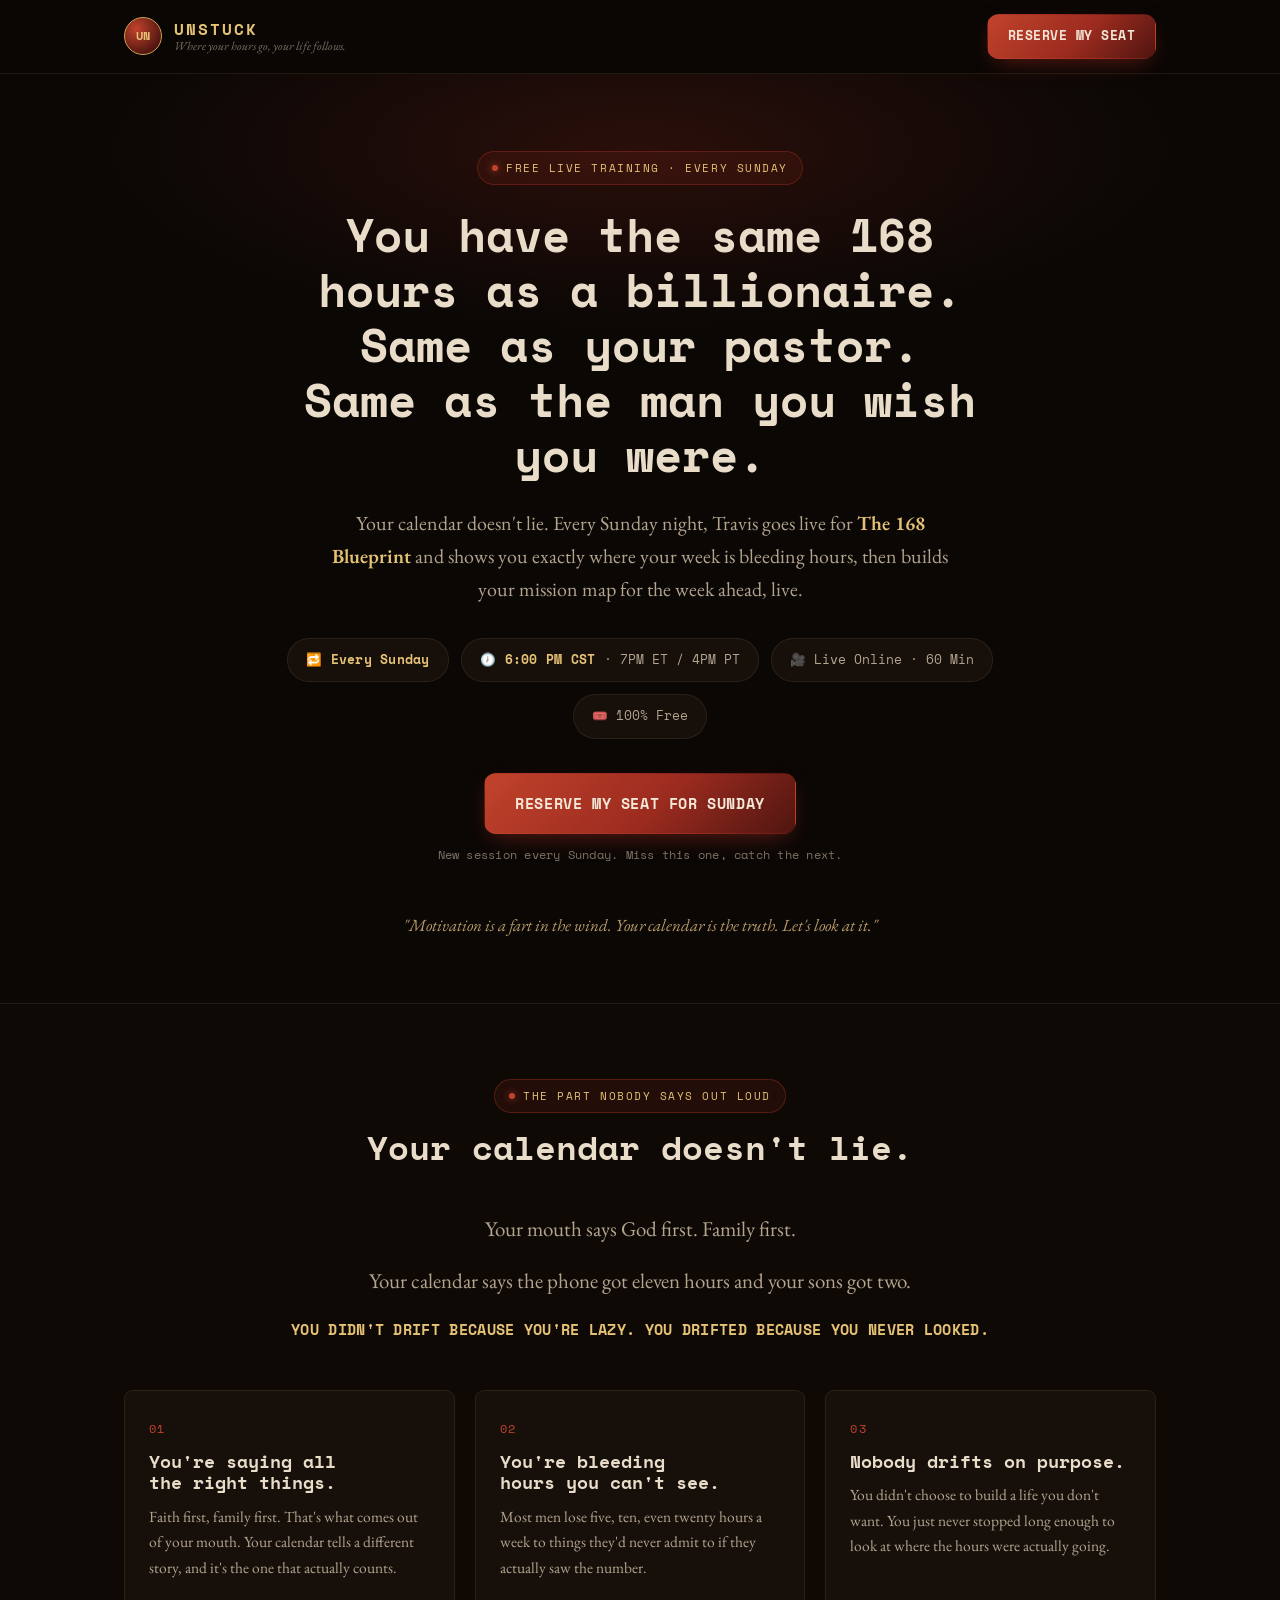
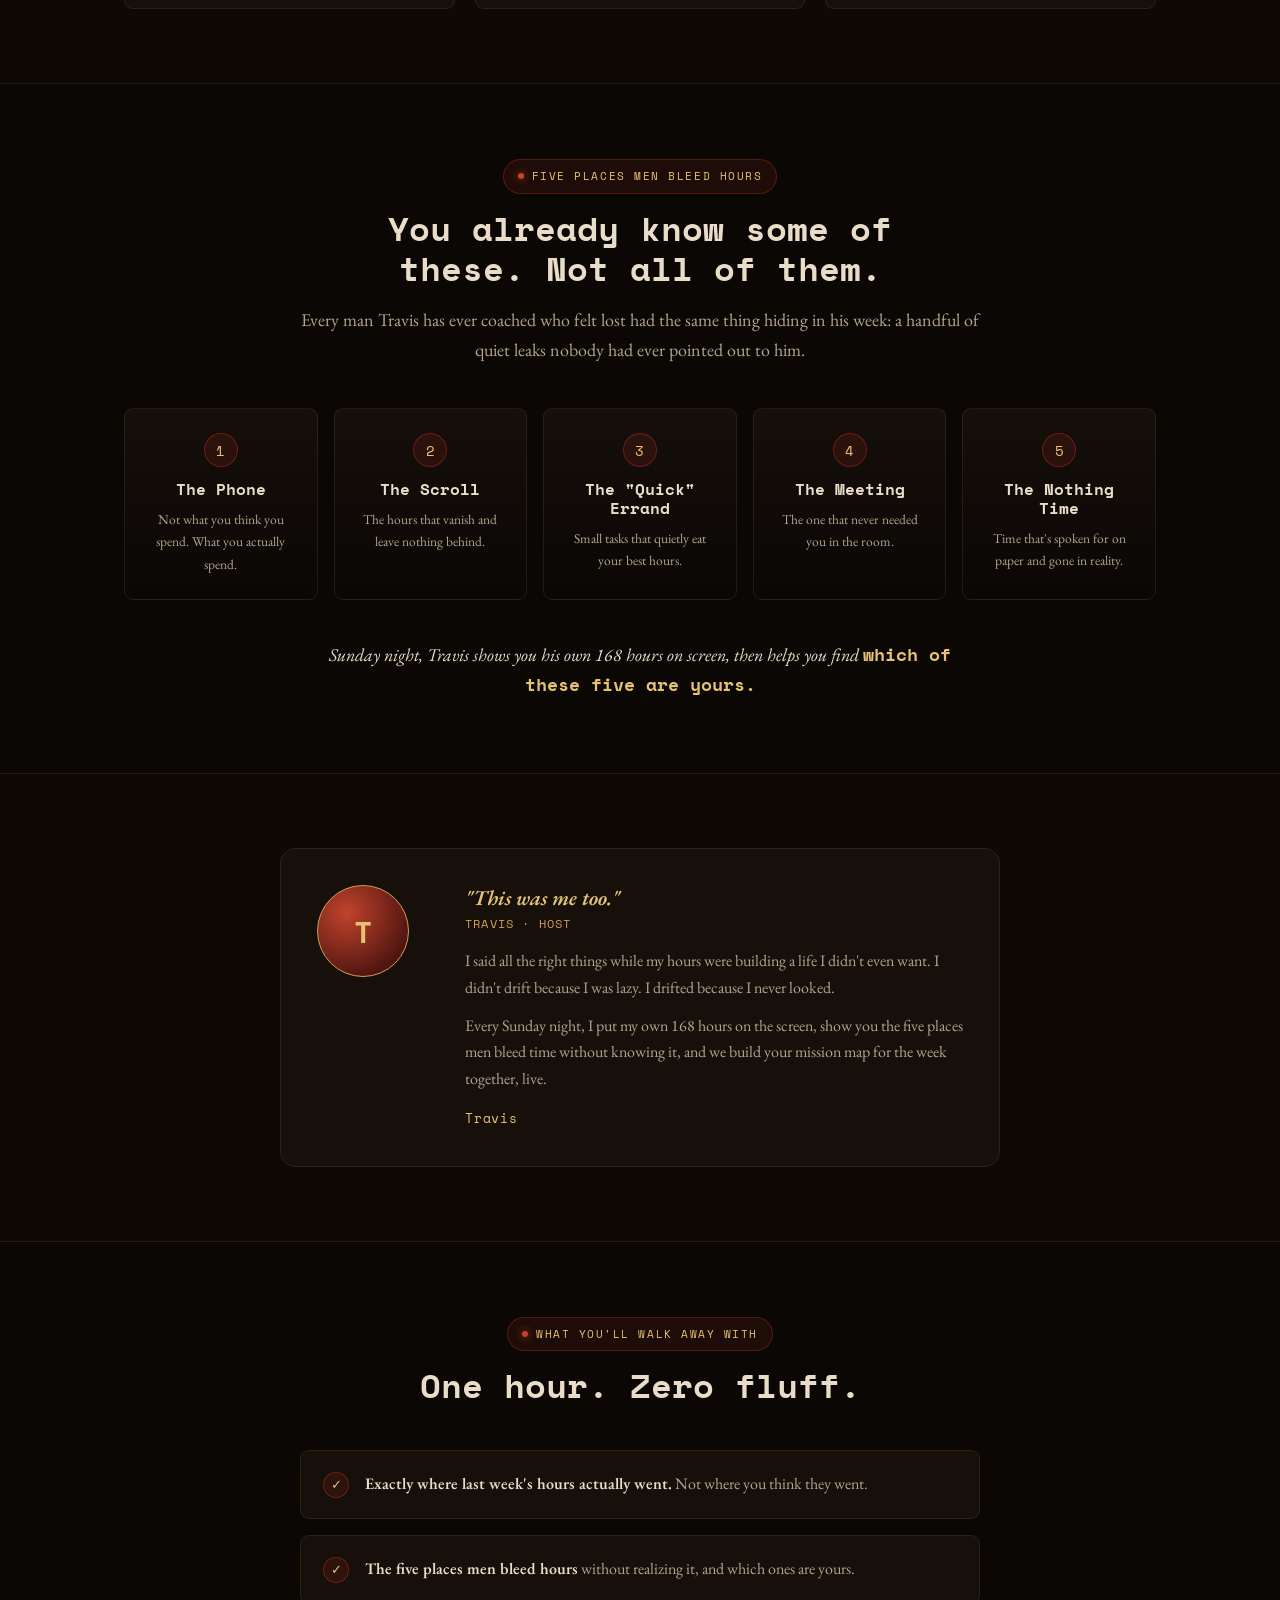
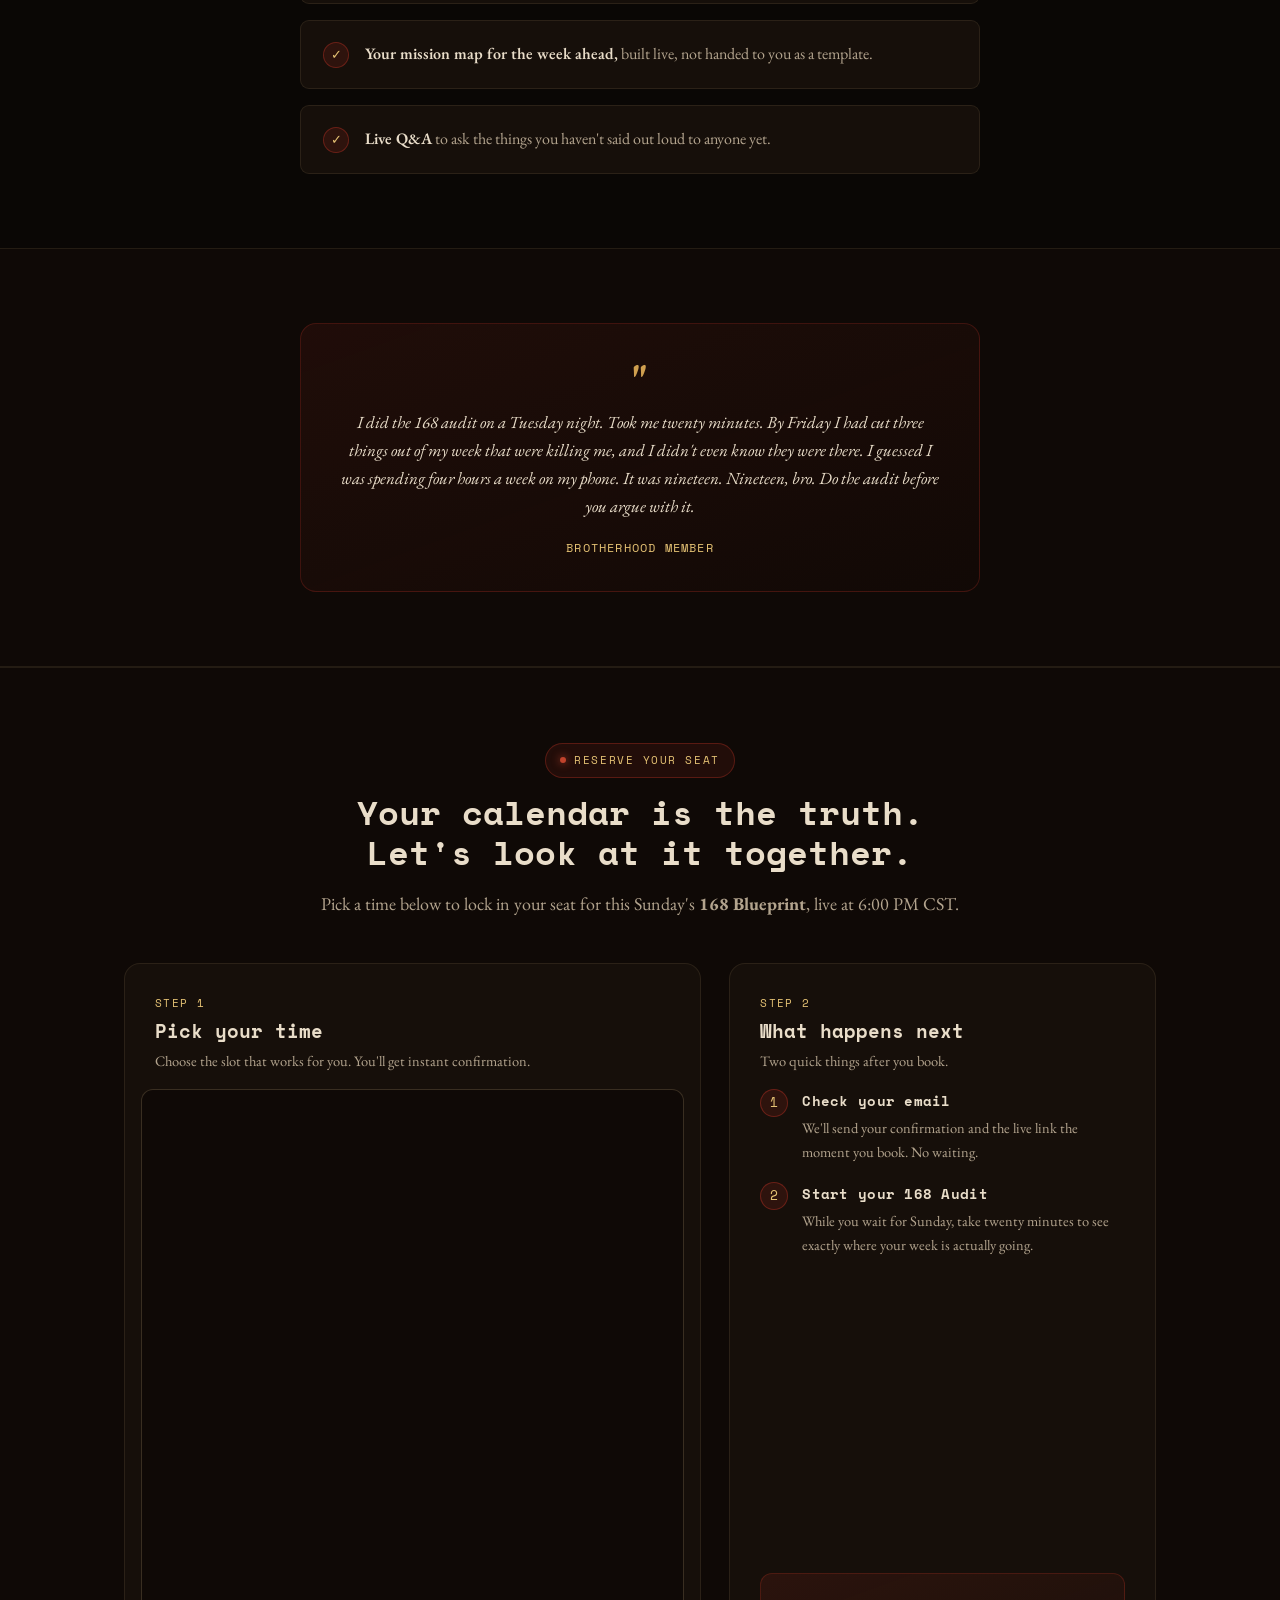
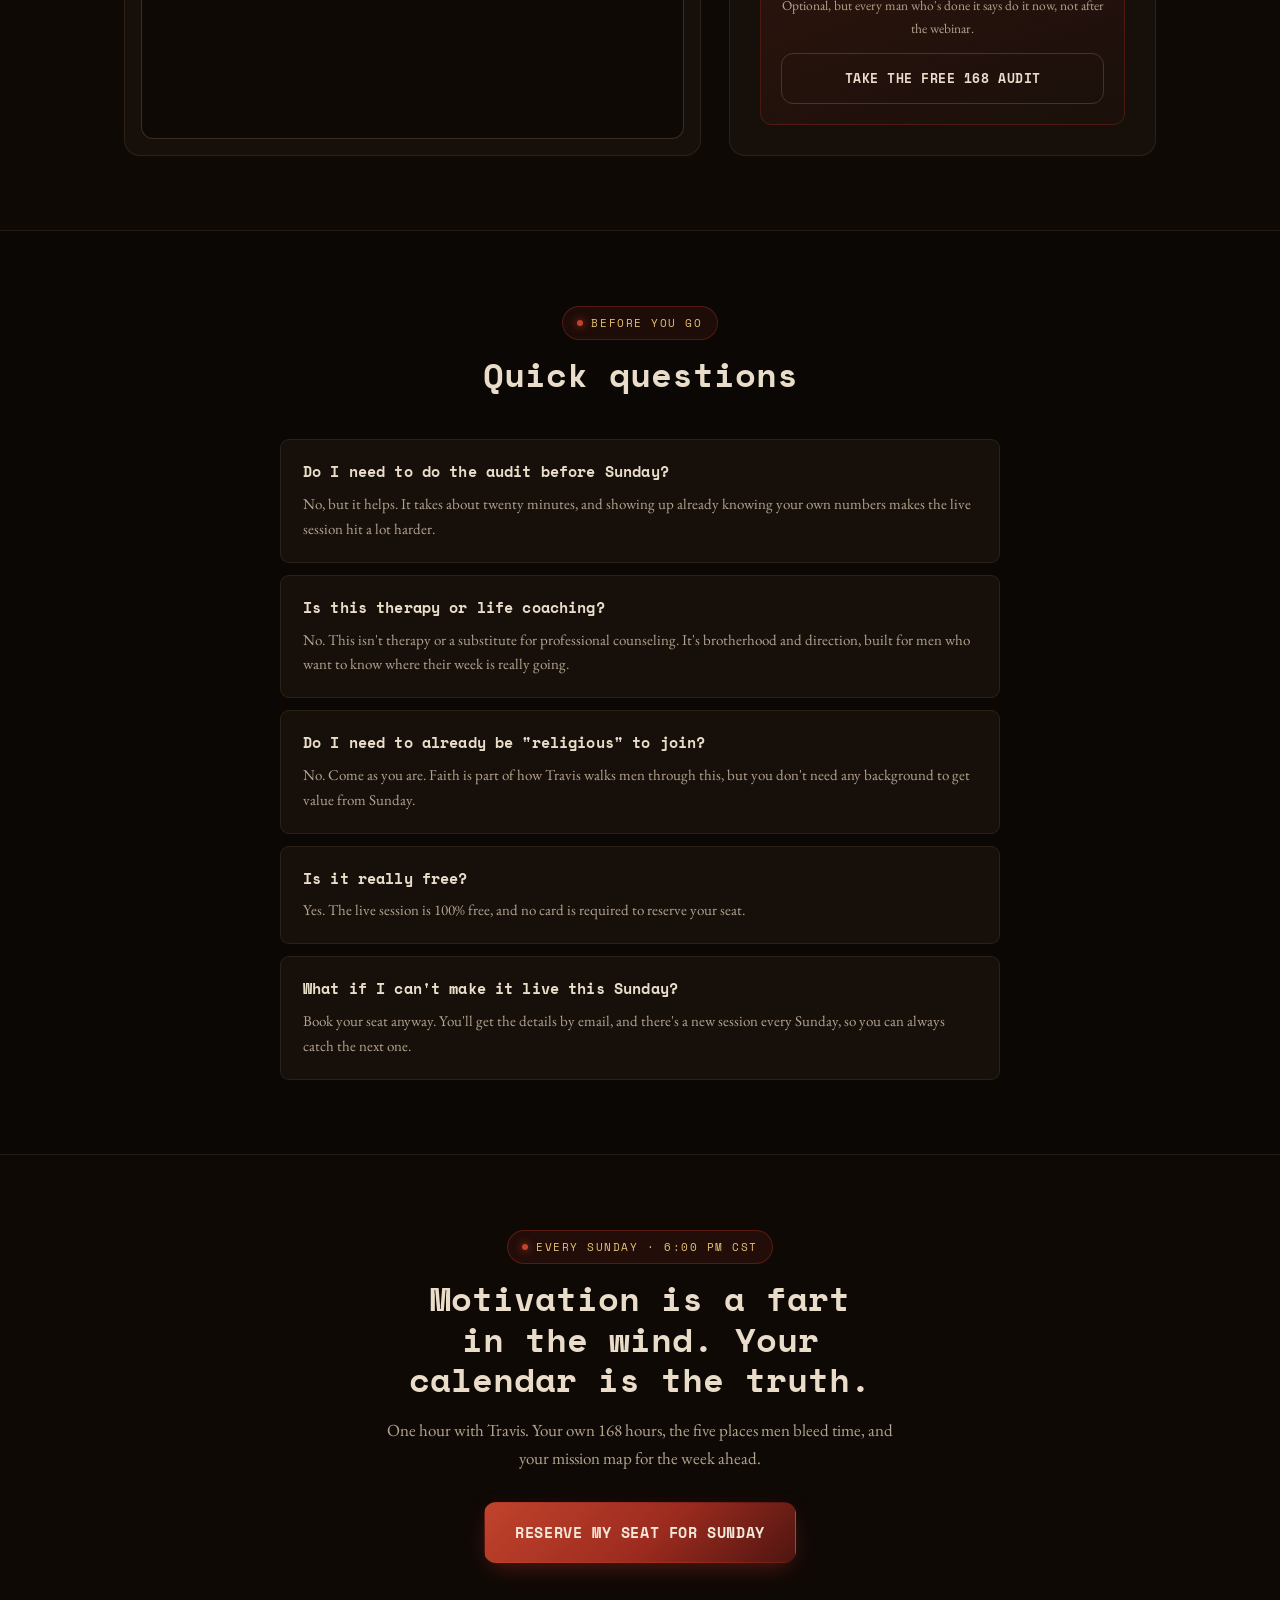
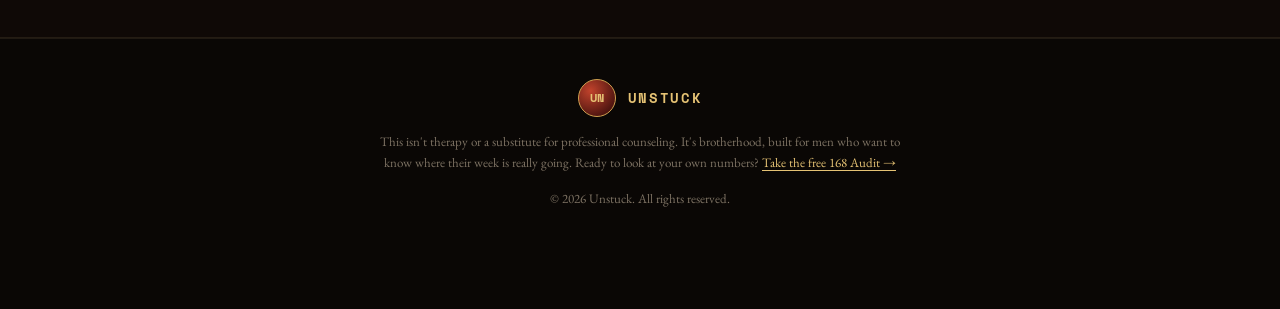
<file: 168-audit/index.html>
<!DOCTYPE html>
<html lang="en">
<head>
<meta charset="UTF-8">
<meta name="viewport" content="width=device-width, initial-scale=1.0">
<title>The 168 Blueprint | Unstuck</title>
<meta name="description" content="Free live training every Sunday for men. See exactly where your week is going, the five places men bleed hours, and build your mission map, live.">

<!-- ================================================================
     BRAND TOKENS
     Retheme based on real screenshots of 168.joinunstuck.com (the
     domain itself is unreachable from this dev sandbox, so exact hex
     values are estimated from the screenshots, not scraped). Deep
     near-black background, brick-red accent, muted gold for headings
     and emphasis, a monospace "ledger" font for headings/buttons/
     labels, and an italic serif for quotes and body copy. Swap the
     values in :root if you have exact brand hex codes.
     ================================================================ -->
<link rel="preconnect" href="https://fonts.googleapis.com">
<link rel="preconnect" href="https://fonts.gstatic.com" crossorigin>
<link href="https://fonts.googleapis.com/css2?family=Space+Mono:wght@400;700&family=EB+Garamond:ital,wght@0,400;0,500;0,600;1,400;1,500;1,600&display=swap" rel="stylesheet">

<style>
  :root{
    --bg:            #0a0705;
    --bg-alt:        #0f0906;
    --bg-card:       #160f0a;
    --border:        rgba(224,193,140,0.10);
    --border-strong: rgba(224,193,140,0.20);

    --red:           #9c2b1f;
    --red-light:     #c1432c;
    --red-dark:      #4f1510;

    --gold:          #cf9f4f;
    --gold-bright:   #e5c274;
    --gold-muted:    #b89968;

    --text:          #e9ddc9;
    --text-muted:    #b3a48e;
    --text-dim:      #7d7263;

    --font-display:  'Space Mono', 'Courier New', monospace;
    --font-serif:    'EB Garamond', Georgia, serif;

    --radius:        9px;
    --max-width:     1080px;
  }

  *{ box-sizing:border-box; margin:0; padding:0; }

  html{ scroll-behavior:smooth; }

  body{
    background:var(--bg);
    color:var(--text-muted);
    font-family:var(--font-serif);
    font-size:18px;
    line-height:1.65;
    -webkit-font-smoothing:antialiased;
    overflow-x:hidden;
  }

  img,svg{ max-width:100%; display:block; }

  a{ color:inherit; }

  .wrap{
    max-width:var(--max-width);
    margin:0 auto;
    padding:0 24px;
  }

  .eyebrow{
    display:inline-flex;
    align-items:center;
    gap:8px;
    font-family:var(--font-display);
    font-size:11px;
    letter-spacing:.14em;
    text-transform:uppercase;
    color:var(--gold-bright);
    background:rgba(156,43,31,0.14);
    border:1px solid rgba(156,43,31,0.45);
    padding:7px 14px;
    border-radius:999px;
  }
  .eyebrow .dot{
    width:6px; height:6px; border-radius:50%;
    background:var(--red-light); box-shadow:0 0 8px var(--red-light);
  }

  h1,h2,h3{
    font-family:var(--font-display);
    font-weight:700;
    line-height:1.2;
    letter-spacing:0;
    color:var(--text);
    text-wrap:balance;
  }

  .btn{
    display:inline-flex;
    align-items:center;
    justify-content:center;
    gap:10px;
    font-family:var(--font-display);
    font-weight:700;
    font-size:15px;
    letter-spacing:.04em;
    text-transform:uppercase;
    text-decoration:none;
    padding:17px 30px;
    border-radius:12px;
    border:1px solid transparent;
    cursor:pointer;
    transition:transform .15s ease, box-shadow .15s ease, background .15s ease;
    white-space:nowrap;
  }
  .btn-primary{
    background:linear-gradient(135deg,var(--red-light),var(--red) 55%,var(--red-dark));
    color:#f3e7d8;
    box-shadow:0 8px 24px -8px rgba(156,43,31,0.65);
  }
  .btn-primary:hover{ transform:translateY(-2px); box-shadow:0 12px 30px -8px rgba(156,43,31,0.8); }
  .btn-outline{
    background:transparent;
    color:var(--text);
    border-color:var(--border-strong);
  }
  .btn-outline:hover{ border-color:var(--gold); color:var(--gold-bright); }
  .btn-block{ width:100%; }

  /* ---------- Header ---------- */
  header{
    position:sticky; top:0; z-index:50;
    background:rgba(10,7,5,0.88);
    backdrop-filter:blur(10px);
    border-bottom:1px solid var(--border);
  }
  header .wrap{
    display:flex; align-items:center; justify-content:space-between;
    padding-top:14px; padding-bottom:14px;
  }
  .logo{ display:flex; align-items:center; gap:12px; }
  .logo-badge{
    flex:none;
    width:38px; height:38px; border-radius:50%;
    background:radial-gradient(circle at 32% 30%, var(--red-light), var(--red-dark) 75%);
    border:1.5px solid var(--gold);
    color:var(--gold-bright);
    font-family:var(--font-display); font-weight:700; font-size:12px;
    display:flex; align-items:center; justify-content:center;
  }
  .logo-stack{ display:flex; flex-direction:column; line-height:1.25; }
  .logo-word{
    font-family:var(--font-display);
    font-weight:700;
    font-size:16px;
    letter-spacing:.12em;
    text-transform:uppercase;
    color:var(--gold-bright);
  }
  .logo-tag{
    font-family:var(--font-serif);
    font-style:italic;
    font-size:12px;
    color:var(--text-dim);
  }
  header .btn{ padding:11px 20px; font-size:12.5px; }

  /* ---------- Hero ---------- */
  .hero{
    position:relative;
    padding:76px 0 64px;
    text-align:center;
    overflow:hidden;
  }
  .hero::before{
    content:"";
    position:absolute; inset:-20% -10% auto -10%; height:520px;
    background:radial-gradient(closest-side, rgba(156,43,31,0.22), transparent 70%);
    pointer-events:none;
  }
  .hero-inner{ position:relative; max-width:820px; margin:0 auto; }
  .hero h1{
    margin-top:22px;
    font-size:clamp(28px,4.4vw,46px);
  }
  .hero h1 .accent{ color:var(--gold-bright); }
  .hero p.sub{
    margin-top:24px;
    font-size:clamp(17px,2vw,20px);
    color:var(--text-muted);
    max-width:640px;
    margin-left:auto; margin-right:auto;
  }
  .hero p.sub strong{ color:var(--gold-bright); font-weight:600; }

  .event-strip{
    display:flex; flex-wrap:wrap; justify-content:center; gap:12px;
    margin:32px 0 34px;
  }
  .event-chip{
    display:flex; align-items:center; gap:9px;
    background:var(--bg-card);
    border:1px solid var(--border);
    padding:11px 18px;
    border-radius:999px;
    font-family:var(--font-display);
    font-size:12.5px;
    color:var(--text-muted);
  }
  .event-chip strong{ color:var(--gold-bright); letter-spacing:.02em; }

  .hero-cta{ display:flex; flex-direction:column; align-items:center; gap:12px; }
  .hero-note{ font-family:var(--font-display); font-size:11.5px; color:var(--text-dim); letter-spacing:.02em; }

  .whisper{
    margin-top:46px;
    font-family:var(--font-serif);
    font-style:italic;
    color:var(--gold-muted);
    font-size:17px;
  }

  /* ---------- Section shells ---------- */
  section{ padding:74px 0; }
  .section-alt{ background:var(--bg-alt); border-top:1px solid var(--border); border-bottom:1px solid var(--border); }
  .section-head{ max-width:680px; margin:0 auto 44px; text-align:center; }
  .section-head h2{ font-size:clamp(24px,3.4vw,34px); margin-top:14px; }
  .section-head p{ margin-top:16px; color:var(--text-muted); font-size:18px; }

  /* ---------- Pain points ---------- */
  .truth-block{
    max-width:720px; margin:0 auto 48px;
    font-size:clamp(18px,2.1vw,21px);
    color:var(--text-muted);
    text-align:center;
  }
  .truth-block p{ margin-bottom:18px; }
  .truth-block .line{
    display:block;
    margin-top:8px;
    color:var(--gold-bright);
    font-family:var(--font-display);
    font-weight:700;
    font-size:0.72em;
    letter-spacing:.02em;
    text-transform:uppercase;
    line-height:1.65;
  }

  .pain-grid{
    display:grid; grid-template-columns:repeat(3,1fr); gap:20px;
  }
  .pain-card{
    background:var(--bg-card);
    border:1px solid var(--border);
    border-radius:var(--radius);
    padding:28px 24px;
  }
  .pain-card .num{
    font-family:var(--font-display);
    color:var(--red-light);
    font-size:12px;
    letter-spacing:.12em;
    text-transform:uppercase;
    margin-bottom:12px;
    display:block;
  }
  .pain-card h3{ font-size:18px; margin-bottom:10px; }
  .pain-card p{ color:var(--text-muted); font-size:15.5px; }

  /* ---------- Leaks grid ---------- */
  .leaks-grid{
    display:grid; grid-template-columns:repeat(5,1fr); gap:16px;
  }
  .leak-card{
    position:relative;
    background:linear-gradient(180deg,var(--bg-card),var(--bg));
    border:1px solid var(--border);
    border-radius:var(--radius);
    padding:24px 18px;
    text-align:center;
  }
  .leak-card .leak-num{
    width:34px; height:34px; margin:0 auto 14px;
    border-radius:50%;
    background:rgba(156,43,31,0.18);
    border:1px solid rgba(156,43,31,0.55);
    color:var(--gold-bright);
    font-family:var(--font-display);
    display:flex; align-items:center; justify-content:center;
    font-size:14px;
  }
  .leak-card h3{ font-size:15.5px; margin-bottom:8px; }
  .leak-card p{ color:var(--text-muted); font-size:13.5px; }

  .leaks-callout{
    max-width:680px; margin:40px auto 0; text-align:center;
    font-size:18px; color:var(--text);
    font-family:var(--font-serif); font-style:italic;
  }
  .leaks-callout .accent{ color:var(--gold-bright); font-style:normal; font-family:var(--font-display); font-weight:700; }

  /* ---------- Host / credibility ---------- */
  .host{
    display:grid; grid-template-columns:120px 1fr; gap:28px; align-items:flex-start;
    max-width:720px; margin:0 auto;
    background:var(--bg-card);
    border:1px solid var(--border);
    border-radius:16px;
    padding:36px;
  }
  .host-avatar{
    width:92px; height:92px; border-radius:50%;
    background:radial-gradient(circle at 32% 30%, var(--red-light), var(--red-dark) 75%);
    border:1.5px solid var(--gold);
    display:flex; align-items:center; justify-content:center;
    font-family:var(--font-display); font-size:30px; font-weight:700; color:var(--gold-bright);
  }
  .host h3{ font-size:21px; margin-bottom:4px; font-style:italic; font-family:var(--font-serif); color:var(--gold-bright); font-weight:600; }
  .host .role{ color:var(--gold); font-size:12px; letter-spacing:.1em; text-transform:uppercase; font-family:var(--font-display); margin-bottom:14px; display:block; }
  .host p{ color:var(--text-muted); font-size:16px; }
  .host p + p{ margin-top:12px; }
  .host .sig{ margin-top:16px; color:var(--gold-bright); font-family:var(--font-display); font-size:13px; letter-spacing:.06em; }

  /* ---------- Agenda ---------- */
  .agenda-list{ max-width:680px; margin:0 auto; display:flex; flex-direction:column; gap:16px; }
  .agenda-item{
    display:flex; gap:16px; align-items:flex-start;
    background:var(--bg-card);
    border:1px solid var(--border);
    border-radius:var(--radius);
    padding:20px 22px;
  }
  .agenda-check{
    flex:none; width:26px; height:26px; border-radius:50%;
    background:rgba(156,43,31,0.18); border:1px solid rgba(156,43,31,0.55);
    display:flex; align-items:center; justify-content:center;
    color:var(--gold-bright); font-size:13px; margin-top:1px;
  }
  .agenda-item p{ color:var(--text-muted); font-size:16px; }
  .agenda-item p strong{ color:var(--text); font-weight:600; }

  /* ---------- Testimonial ---------- */
  .testimonial{
    max-width:680px; margin:0 auto;
    background:linear-gradient(160deg, rgba(156,43,31,0.12), rgba(156,43,31,0.02));
    border:1px solid rgba(156,43,31,0.32);
    border-radius:16px;
    padding:34px 36px;
    text-align:center;
  }
  .testimonial .quote-mark{
    font-family:var(--font-serif);
    font-weight:700;
    font-size:44px;
    color:var(--gold);
    line-height:1;
    margin-bottom:6px;
  }
  .testimonial p.quote{ font-size:17px; color:var(--text); font-style:italic; }
  .testimonial .attribution{
    margin-top:18px;
    font-family:var(--font-display);
    font-size:12px;
    letter-spacing:.1em;
    text-transform:uppercase;
    color:var(--gold-bright);
  }

  /* ---------- Reserve / calendar section ---------- */
  .reserve-grid{
    display:grid; grid-template-columns:1.15fr 0.85fr; gap:28px; align-items:stretch;
  }
  .calendar-card, .next-card{
    background:var(--bg-card);
    border:1px solid var(--border);
    border-radius:16px;
    padding:8px;
  }
  .card-head{ padding:22px 22px 16px; }
  .card-head .step{
    font-family:var(--font-display); font-size:11px; letter-spacing:.12em; text-transform:uppercase; color:var(--gold-bright);
    display:block; margin-bottom:8px;
  }
  .card-head h3{ font-size:19px; }
  .card-head p{ color:var(--text-muted); font-size:14.5px; margin-top:6px; }

  /* GHL calendar embed slot */
  #ghl-calendar-embed{
    min-height:640px;
    margin:0 8px 8px;
    border-radius:12px;
    border:1px dashed var(--border-strong);
    background:
      repeating-linear-gradient(135deg, rgba(224,193,140,0.03) 0 12px, transparent 12px 24px),
      var(--bg-alt);
    display:flex; align-items:center; justify-content:center;
    text-align:center;
    padding:32px;
  }
  #ghl-calendar-embed .placeholder-msg{ max-width:320px; }
  #ghl-calendar-embed .placeholder-msg .tag{
    font-family:var(--font-display); font-size:11px; letter-spacing:.1em; text-transform:uppercase;
    color:var(--gold-bright); display:block; margin-bottom:10px;
  }
  #ghl-calendar-embed .placeholder-msg p{ color:var(--text-dim); font-size:13.5px; }
  #ghl-calendar-embed.is-live{
    border-style:solid;
    padding:0;
    background:var(--bg-alt);
    display:block;
  }
  #ghl-calendar-embed.is-live iframe{
    width:100%;
    min-height:640px;
    border-radius:12px;
  }

  .next-card{ display:flex; flex-direction:column; }
  .next-body{ padding:0 22px 22px; display:flex; flex-direction:column; gap:18px; flex:1; }
  .next-step{ display:flex; gap:14px; }
  .next-step .dot{
    flex:none; width:28px; height:28px; border-radius:50%;
    background:rgba(156,43,31,0.18); border:1px solid rgba(156,43,31,0.55);
    color:var(--gold-bright); font-family:var(--font-display); font-size:13px;
    display:flex; align-items:center; justify-content:center;
  }
  .next-step h4{ font-size:14px; font-family:var(--font-display); font-weight:700; letter-spacing:.02em; color:var(--text); }
  .next-step p{ font-size:14.5px; color:var(--text-muted); margin-top:4px; }
  .audit-box{
    margin-top:auto;
    background:linear-gradient(160deg, rgba(156,43,31,0.16), rgba(156,43,31,0.03));
    border:1px solid rgba(156,43,31,0.35);
    border-radius:12px;
    padding:20px;
    text-align:center;
  }
  .audit-box p{ font-size:13.5px; color:var(--text-muted); margin-bottom:14px; }
  .audit-box .btn{ font-size:13px; padding:14px 22px; }

  #booked-banner{
    display:none;
    max-width:var(--max-width);
    margin:0 auto 28px;
    background:linear-gradient(90deg, rgba(156,43,31,0.20), rgba(156,43,31,0.05));
    border:1px solid rgba(156,43,31,0.5);
    border-radius:12px;
    padding:16px 22px;
    align-items:center;
    gap:12px;
    font-size:14.5px;
  }
  #booked-banner strong{ color:var(--gold-bright); }

  /* ---------- FAQ ---------- */
  .faq{ max-width:720px; margin:0 auto; display:flex; flex-direction:column; gap:12px; }
  .faq-item{
    background:var(--bg-card);
    border:1px solid var(--border);
    border-radius:var(--radius);
    padding:20px 22px;
  }
  .faq-item h4{ font-size:14.5px; font-family:var(--font-display); font-weight:700; letter-spacing:.01em; color:var(--text); margin-bottom:8px; }
  .faq-item p{ color:var(--text-muted); font-size:15px; }

  /* ---------- Final CTA ---------- */
  .final-cta{ text-align:center; }
  .final-cta h2{ font-size:clamp(22px,3.8vw,34px); max-width:640px; margin:14px auto 0; }
  .final-cta p.sub{ color:var(--text-muted); margin:16px auto 30px; max-width:520px; font-size:17px; }

  /* ---------- Footer ---------- */
  footer{ border-top:1px solid var(--border); padding:40px 0 100px; }
  footer .wrap{ display:flex; flex-direction:column; gap:14px; align-items:center; text-align:center; }
  footer .logo-word{ font-size:14px; }
  footer p{ color:var(--text-dim); font-size:13px; max-width:520px; }
  footer a.audit-link{ color:var(--gold-bright); text-decoration:underline; text-underline-offset:3px; }

  /* ---------- Sticky mobile CTA ---------- */
  .mobile-cta{
    display:none;
    position:fixed; left:0; right:0; bottom:0; z-index:60;
    padding:12px 16px calc(12px + env(safe-area-inset-bottom));
    background:rgba(10,7,5,0.92);
    backdrop-filter:blur(10px);
    border-top:1px solid var(--border);
  }
  .mobile-cta .btn{ width:100%; padding:15px; font-size:13px; }

  /* ---------- Responsive ---------- */
  @media (max-width: 860px){
    .pain-grid{ grid-template-columns:1fr; }
    .leaks-grid{ grid-template-columns:repeat(2,1fr); }
    .reserve-grid{ grid-template-columns:1fr; }
    .host{ grid-template-columns:1fr; text-align:center; }
    .host-avatar{ margin:0 auto; }
    header .btn{ display:none; }
    .mobile-cta{ display:block; }
    section{ padding:56px 0; }
    body{ padding-bottom:78px; }
  }
  @media (max-width: 520px){
    .leaks-grid{ grid-template-columns:1fr; }
  }
</style>
</head>
<body>

<header>
  <div class="wrap">
    <div class="logo">
      <span class="logo-badge">UN</span>
      <span class="logo-stack">
        <span class="logo-word">Unstuck</span>
        <span class="logo-tag">Where your hours go, your life follows.</span>
      </span>
    </div>
    <a href="#reserve" class="btn btn-primary">Reserve My Seat</a>
  </div>
</header>

<main>

  <!-- ============ HERO ============ -->
  <section class="hero">
    <div class="wrap hero-inner">
      <span class="eyebrow"><span class="dot"></span>Free Live Training · Every Sunday</span>
      <h1>You have the same 168 hours as a billionaire.<br>Same as your pastor.<br>Same as the man you wish you were.</h1>
      <p class="sub">Your calendar doesn't lie. Every Sunday night, Travis goes live for <strong>The 168 Blueprint</strong> and shows you exactly where your week is bleeding hours, then builds your mission map for the week ahead, live.</p>

      <div class="event-strip">
        <div class="event-chip">🔁 <strong>Every Sunday</strong></div>
        <div class="event-chip">🕖 <strong>6:00 PM CST</strong> · 7PM ET / 4PM PT</div>
        <div class="event-chip">🎥 Live Online · 60 Min</div>
        <div class="event-chip">🎟️ 100% Free</div>
      </div>

      <div class="hero-cta">
        <a href="#reserve" class="btn btn-primary">Reserve My Seat For Sunday</a>
        <span class="hero-note">New session every Sunday. Miss this one, catch the next.</span>
      </div>

      <p class="whisper">"Motivation is a fart in the wind. Your calendar is the truth. Let's look at it."</p>
    </div>
  </section>

  <!-- ============ PAIN / TRUTH ============ -->
  <section class="section-alt">
    <div class="wrap">
      <div class="section-head">
        <span class="eyebrow"><span class="dot"></span>The Part Nobody Says Out Loud</span>
        <h2>Your calendar doesn't lie.</h2>
      </div>

      <div class="truth-block">
        <p>Your mouth says God first. Family first.</p>
        <p>Your calendar says the phone got eleven hours and your sons got two.</p>
        <p class="line">You didn't drift because you're lazy. You drifted because you never looked.</p>
      </div>

      <div class="pain-grid">
        <div class="pain-card">
          <span class="num">01</span>
          <h3>You're saying all the right things.</h3>
          <p>Faith first, family first. That's what comes out of your mouth. Your calendar tells a different story, and it's the one that actually counts.</p>
        </div>
        <div class="pain-card">
          <span class="num">02</span>
          <h3>You're bleeding hours you can't see.</h3>
          <p>Most men lose five, ten, even twenty hours a week to things they'd never admit to if they actually saw the number.</p>
        </div>
        <div class="pain-card">
          <span class="num">03</span>
          <h3>Nobody drifts on purpose.</h3>
          <p>You didn't choose to build a life you don't want. You just never stopped long enough to look at where the hours were actually going.</p>
        </div>
      </div>
    </div>
  </section>

  <!-- ============ THE 5 LEAKS ============ -->
  <section id="leaks">
    <div class="wrap">
      <div class="section-head">
        <span class="eyebrow"><span class="dot"></span>Five Places Men Bleed Hours</span>
        <h2>You already know some of these. Not all of them.</h2>
        <p>Every man Travis has ever coached who felt lost had the same thing hiding in his week: a handful of quiet leaks nobody had ever pointed out to him.</p>
      </div>

      <div class="leaks-grid">
        <div class="leak-card">
          <span class="leak-num">1</span>
          <h3>The Phone</h3>
          <p>Not what you think you spend. What you actually spend.</p>
        </div>
        <div class="leak-card">
          <span class="leak-num">2</span>
          <h3>The Scroll</h3>
          <p>The hours that vanish and leave nothing behind.</p>
        </div>
        <div class="leak-card">
          <span class="leak-num">3</span>
          <h3>The "Quick" Errand</h3>
          <p>Small tasks that quietly eat your best hours.</p>
        </div>
        <div class="leak-card">
          <span class="leak-num">4</span>
          <h3>The Meeting</h3>
          <p>The one that never needed you in the room.</p>
        </div>
        <div class="leak-card">
          <span class="leak-num">5</span>
          <h3>The Nothing Time</h3>
          <p>Time that's spoken for on paper and gone in reality.</p>
        </div>
      </div>

      <p class="leaks-callout">Sunday night, Travis shows you his own 168 hours on screen, then helps you find <span class="accent">which of these five are yours.</span></p>
    </div>
  </section>

  <!-- ============ HOST / CREDIBILITY ============ -->
  <section class="section-alt">
    <div class="wrap">
      <div class="host">
        <div class="host-avatar">T</div>
        <div>
          <h3>"This was me too."</h3>
          <span class="role">Travis · Host</span>
          <p>I said all the right things while my hours were building a life I didn't even want. I didn't drift because I was lazy. I drifted because I never looked.</p>
          <p>Every Sunday night, I put my own 168 hours on the screen, show you the five places men bleed time without knowing it, and we build your mission map for the week together, live.</p>
          <p class="sig">Travis</p>
        </div>
      </div>
    </div>
  </section>

  <!-- ============ AGENDA ============ -->
  <section>
    <div class="wrap">
      <div class="section-head">
        <span class="eyebrow"><span class="dot"></span>What You'll Walk Away With</span>
        <h2>One hour. Zero fluff.</h2>
      </div>

      <div class="agenda-list">
        <div class="agenda-item">
          <span class="agenda-check">✓</span>
          <p><strong>Exactly where last week's hours actually went.</strong> Not where you think they went.</p>
        </div>
        <div class="agenda-item">
          <span class="agenda-check">✓</span>
          <p><strong>The five places men bleed hours</strong> without realizing it, and which ones are yours.</p>
        </div>
        <div class="agenda-item">
          <span class="agenda-check">✓</span>
          <p><strong>Your mission map for the week ahead,</strong> built live, not handed to you as a template.</p>
        </div>
        <div class="agenda-item">
          <span class="agenda-check">✓</span>
          <p><strong>Live Q&A</strong> to ask the things you haven't said out loud to anyone yet.</p>
        </div>
      </div>
    </div>
  </section>

  <!-- ============ TESTIMONIAL ============ -->
  <section class="section-alt">
    <div class="wrap">
      <div class="testimonial">
        <div class="quote-mark">"</div>
        <p class="quote">I did the 168 audit on a Tuesday night. Took me twenty minutes. By Friday I had cut three things out of my week that were killing me, and I didn't even know they were there. I guessed I was spending four hours a week on my phone. It was nineteen. Nineteen, bro. Do the audit before you argue with it.</p>
        <div class="attribution">Brotherhood Member</div>
      </div>
    </div>
  </section>

  <!-- ============ RESERVE / CALENDAR ============ -->
  <section id="reserve" class="section-alt">
    <div class="wrap">
      <div class="section-head">
        <span class="eyebrow"><span class="dot"></span>Reserve Your Seat</span>
        <h2>Your calendar is the truth.<br>Let's look at it together.</h2>
        <p>Pick a time below to lock in your seat for this Sunday's <strong>168 Blueprint</strong>, live at 6:00 PM CST.</p>
      </div>

      <div id="booked-banner">
        ✅ <span><strong>You're booked.</strong> Check your email for your confirmation and the live link. While you wait, start your free 168 Audit below.</span>
      </div>

      <div class="reserve-grid">
        <div class="calendar-card">
          <div class="card-head">
            <span class="step">Step 1</span>
            <h3>Pick your time</h3>
            <p>Choose the slot that works for you. You'll get instant confirmation.</p>
          </div>

          <!-- ============================================================
               GHL CALENDAR EMBED SLOT
               Paste your GoHighLevel calendar embed code (iframe or script)
               directly inside this div, replacing the placeholder content.
               Typical GHL embed looks like:

               <iframe src="https://api.leadconnectorhq.com/widget/booking/XXXX"
                       style="width:100%;border:none;overflow:hidden;" scrolling="no" id="ghl-iframe">
               </iframe>
               <script src="https://link.msgsndr.com/js/form_embed.js"></script>

               Once pasted, remove the "placeholder-msg" div. The is-live
               class is added automatically once an iframe/script is
               detected inside this container.
               ============================================================ -->
          <div id="ghl-calendar-embed">
            <iframe src="https://api.joinunstuck.com/widget/booking/FSCwvFphWcJW6Md1tpBT" style="width: 100%;border:none;overflow: hidden;" scrolling="no" id="FSCwvFphWcJW6Md1tpBT_1784322767497"></iframe>
            <script src="https://api.joinunstuck.com/js/form_embed.js" type="text/javascript"></script>
          </div>
        </div>

        <div class="next-card">
          <div class="card-head">
            <span class="step">Step 2</span>
            <h3>What happens next</h3>
            <p>Two quick things after you book.</p>
          </div>
          <div class="next-body">
            <div class="next-step">
              <span class="dot">1</span>
              <div>
                <h4>Check your email</h4>
                <p>We'll send your confirmation and the live link the moment you book. No waiting.</p>
              </div>
            </div>
            <div class="next-step">
              <span class="dot">2</span>
              <div>
                <h4>Start your 168 Audit</h4>
                <p>While you wait for Sunday, take twenty minutes to see exactly where your week is actually going.</p>
              </div>
            </div>

            <div class="audit-box">
              <p>Optional, but every man who's done it says do it now, not after the webinar.</p>
              <a href="https://168.joinunstuck.com/" target="_blank" rel="noopener" class="btn btn-outline btn-block">Take the Free 168 Audit</a>
            </div>
          </div>
        </div>
      </div>
    </div>
  </section>

  <!-- ============ FAQ ============ -->
  <section>
    <div class="wrap">
      <div class="section-head">
        <span class="eyebrow"><span class="dot"></span>Before You Go</span>
        <h2>Quick questions</h2>
      </div>
      <div class="faq">
        <div class="faq-item">
          <h4>Do I need to do the audit before Sunday?</h4>
          <p>No, but it helps. It takes about twenty minutes, and showing up already knowing your own numbers makes the live session hit a lot harder.</p>
        </div>
        <div class="faq-item">
          <h4>Is this therapy or life coaching?</h4>
          <p>No. This isn't therapy or a substitute for professional counseling. It's brotherhood and direction, built for men who want to know where their week is really going.</p>
        </div>
        <div class="faq-item">
          <h4>Do I need to already be "religious" to join?</h4>
          <p>No. Come as you are. Faith is part of how Travis walks men through this, but you don't need any background to get value from Sunday.</p>
        </div>
        <div class="faq-item">
          <h4>Is it really free?</h4>
          <p>Yes. The live session is 100% free, and no card is required to reserve your seat.</p>
        </div>
        <div class="faq-item">
          <h4>What if I can't make it live this Sunday?</h4>
          <p>Book your seat anyway. You'll get the details by email, and there's a new session every Sunday, so you can always catch the next one.</p>
        </div>
      </div>
    </div>
  </section>

  <!-- ============ FINAL CTA ============ -->
  <section class="section-alt final-cta">
    <div class="wrap">
      <span class="eyebrow"><span class="dot"></span>Every Sunday · 6:00 PM CST</span>
      <h2>Motivation is a fart in the wind. Your calendar is the truth.</h2>
      <p class="sub">One hour with Travis. Your own 168 hours, the five places men bleed time, and your mission map for the week ahead.</p>
      <a href="#reserve" class="btn btn-primary">Reserve My Seat For Sunday</a>
    </div>
  </section>

</main>

<footer>
  <div class="wrap">
    <div class="logo">
      <span class="logo-badge">UN</span>
      <span class="logo-word">Unstuck</span>
    </div>
    <p>This isn't therapy or a substitute for professional counseling. It's brotherhood, built for men who want to know where their week is really going. Ready to look at your own numbers? <a href="https://168.joinunstuck.com/" class="audit-link">Take the free 168 Audit →</a></p>
    <p>&copy; 2026 Unstuck. All rights reserved.</p>
  </div>
</footer>

<div class="mobile-cta">
  <a href="#reserve" class="btn btn-primary">Reserve My Seat For Sunday</a>
</div>

<script>
  // ---------------------------------------------------------------
  // GHL booking confirmation listener.
  // GoHighLevel calendar widgets broadcast a window "message" event
  // when a booking is completed. We listen broadly for common signal
  // shapes so this works regardless of the exact embed variant pasted
  // above, and reveal a confirmation banner plus auto-scroll to the
  // "what happens next" panel. This is a progressive enhancement.
  // The Step 2 panel is already visible by default, so nothing is
  // lost if a given embed doesn't fire a matching event.
  // ---------------------------------------------------------------
  (function () {
    var banner = document.getElementById('booked-banner');
    var nextCard = document.querySelector('.next-card');
    var embed = document.getElementById('ghl-calendar-embed');

    function markLive() {
      if (embed && embed.querySelector('iframe, script')) {
        embed.classList.add('is-live');
      }
    }
    markLive();
    var mo = new MutationObserver(markLive);
    if (embed) mo.observe(embed, { childList: true, subtree: true });

    function looksLikeBookingConfirmation(data) {
      if (!data) return false;
      var str = typeof data === 'string' ? data : JSON.stringify(data);
      return /appointment.?(booked|confirmed|created)|booking.?(confirmed|success)|calendar.*(booked|confirmed)/i.test(str);
    }

    window.addEventListener('message', function (event) {
      if (!looksLikeBookingConfirmation(event.data)) return;
      if (banner) banner.style.display = 'flex';
      if (nextCard) nextCard.scrollIntoView({ behavior: 'smooth', block: 'center' });
    });
  })();
</script>

</body>
</html>
</file>
